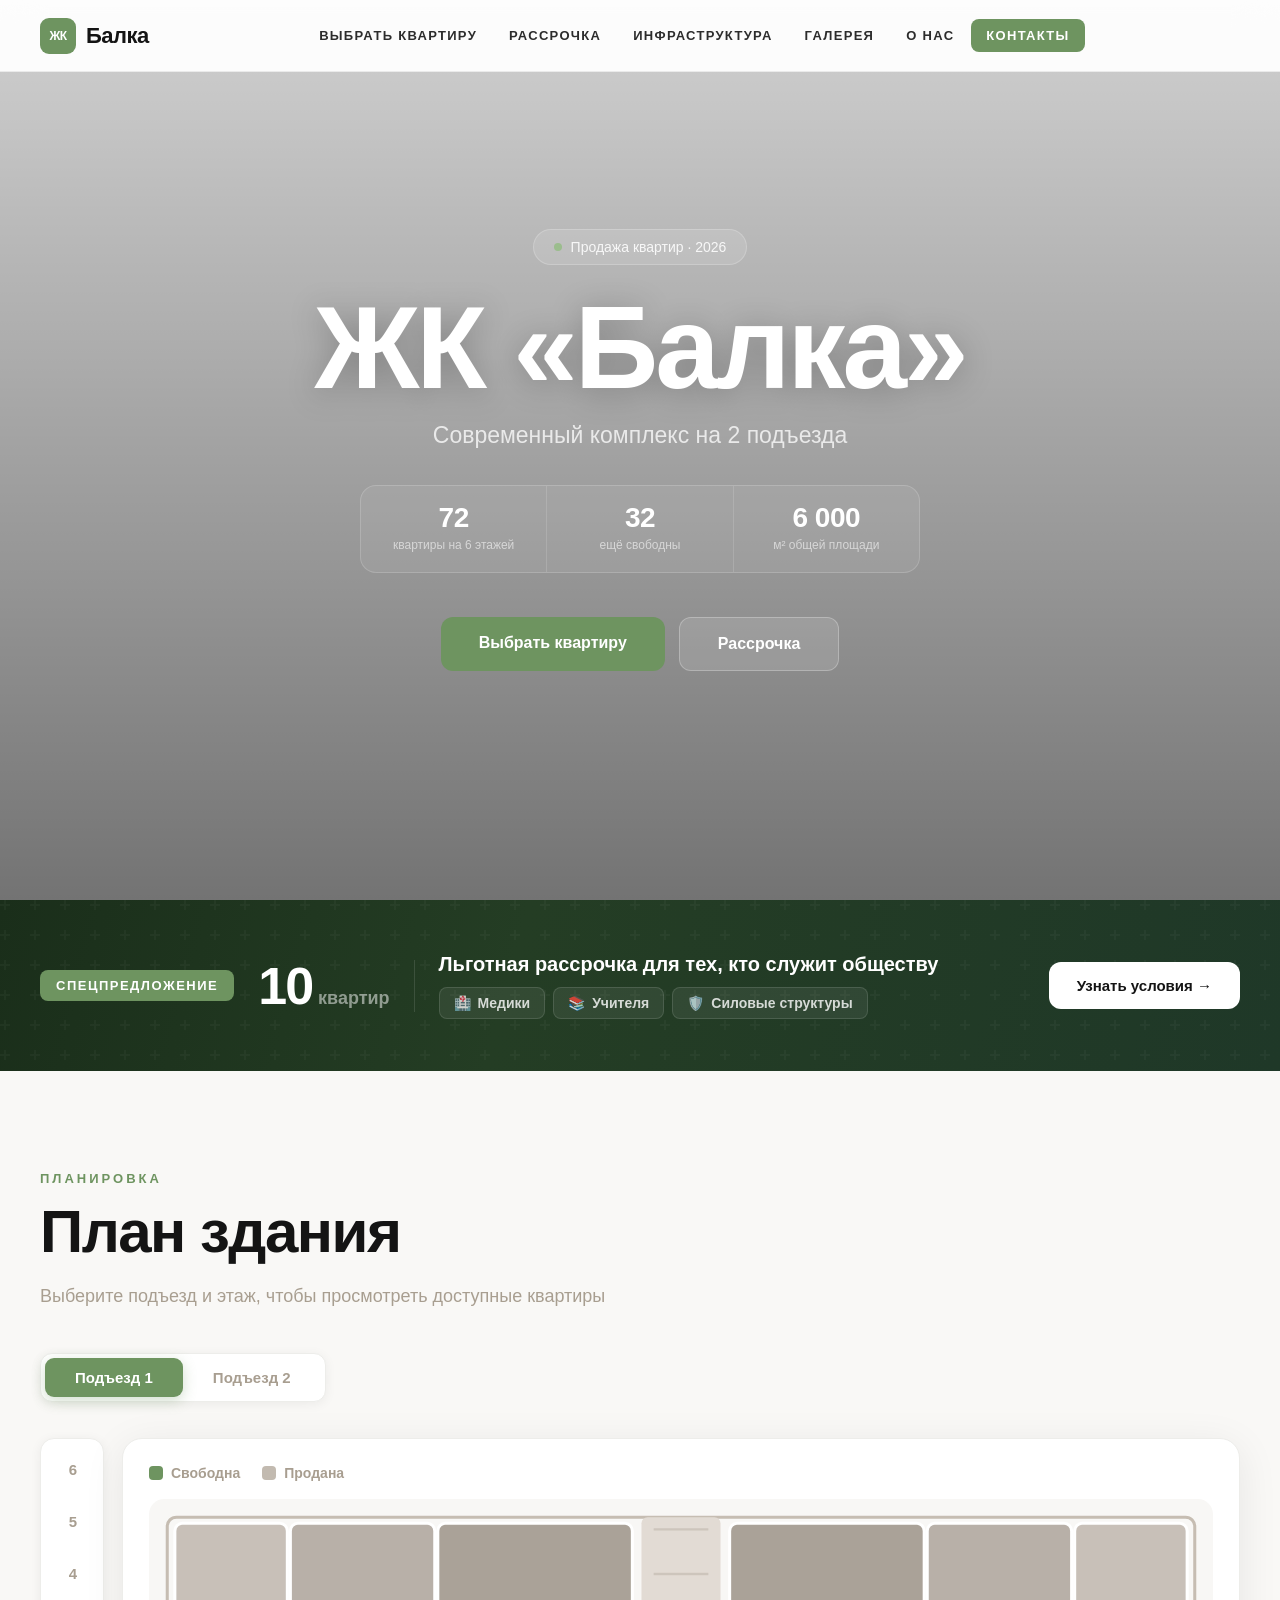
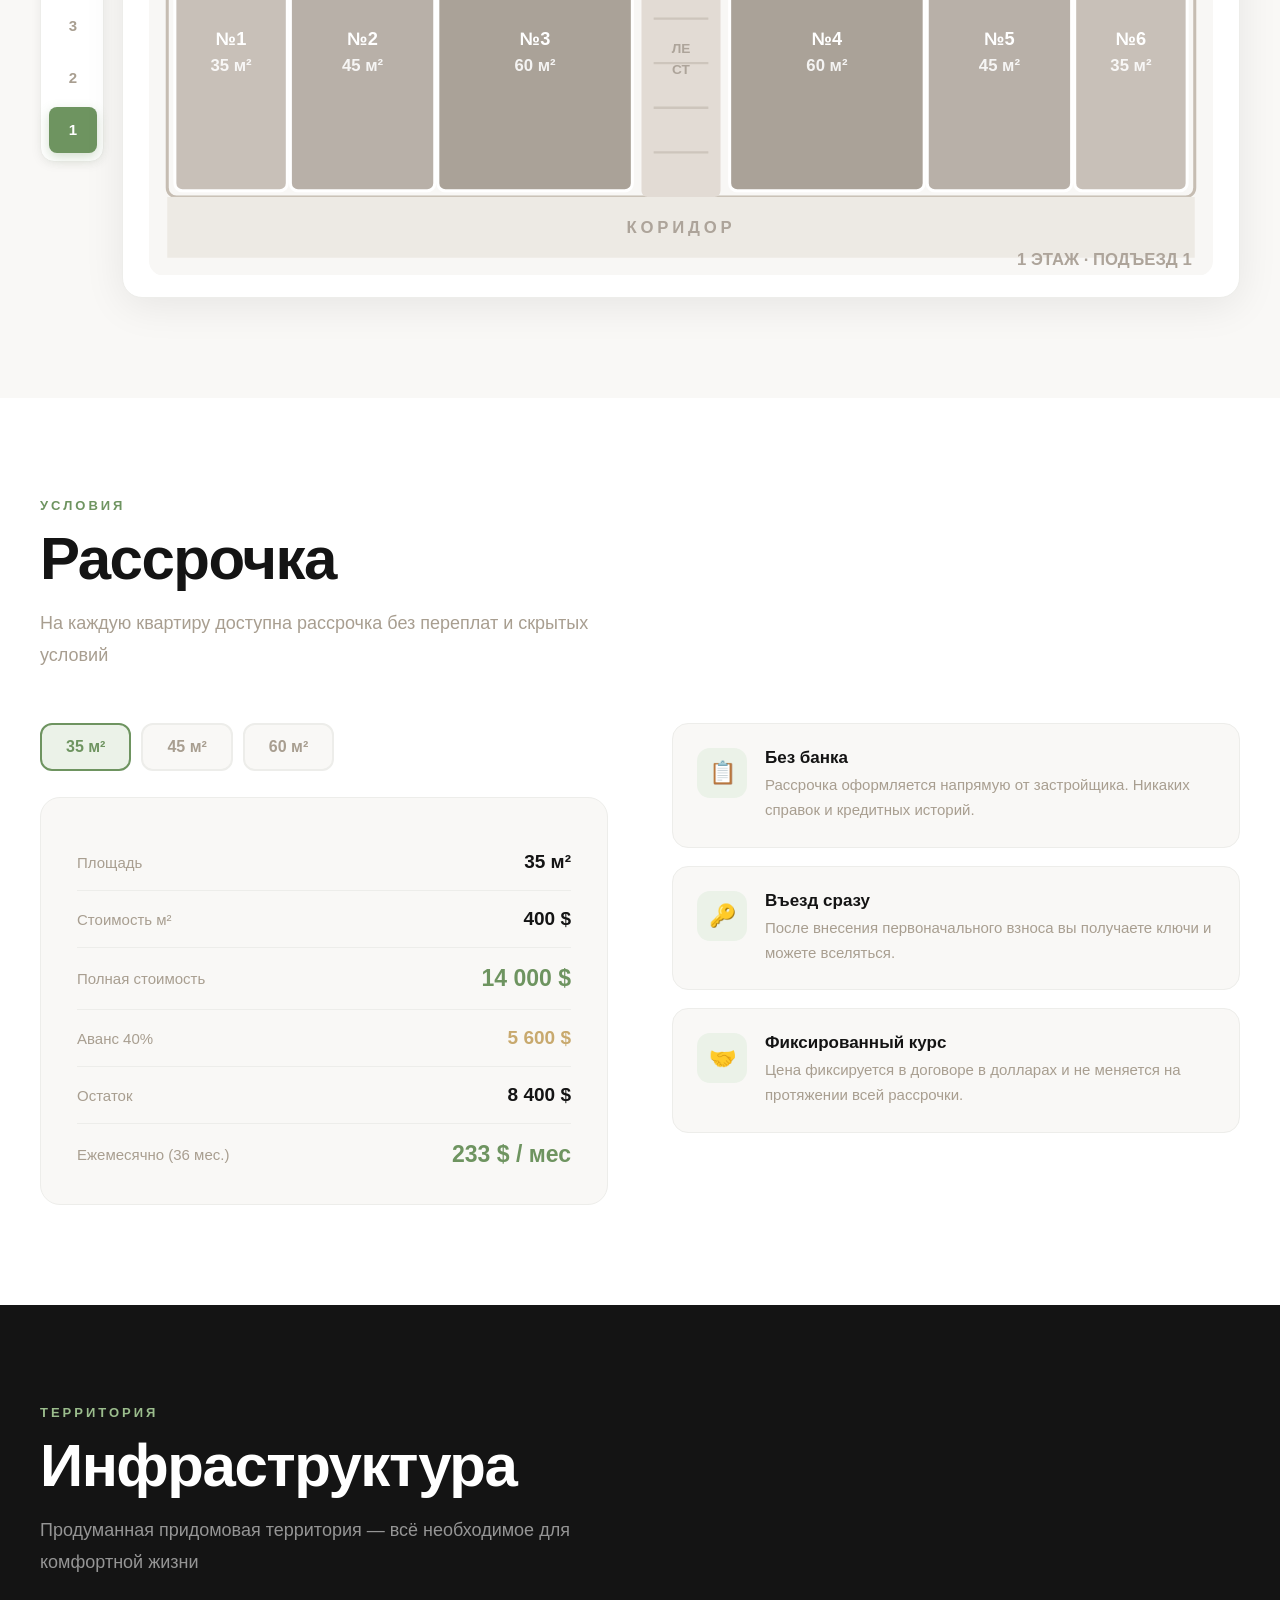
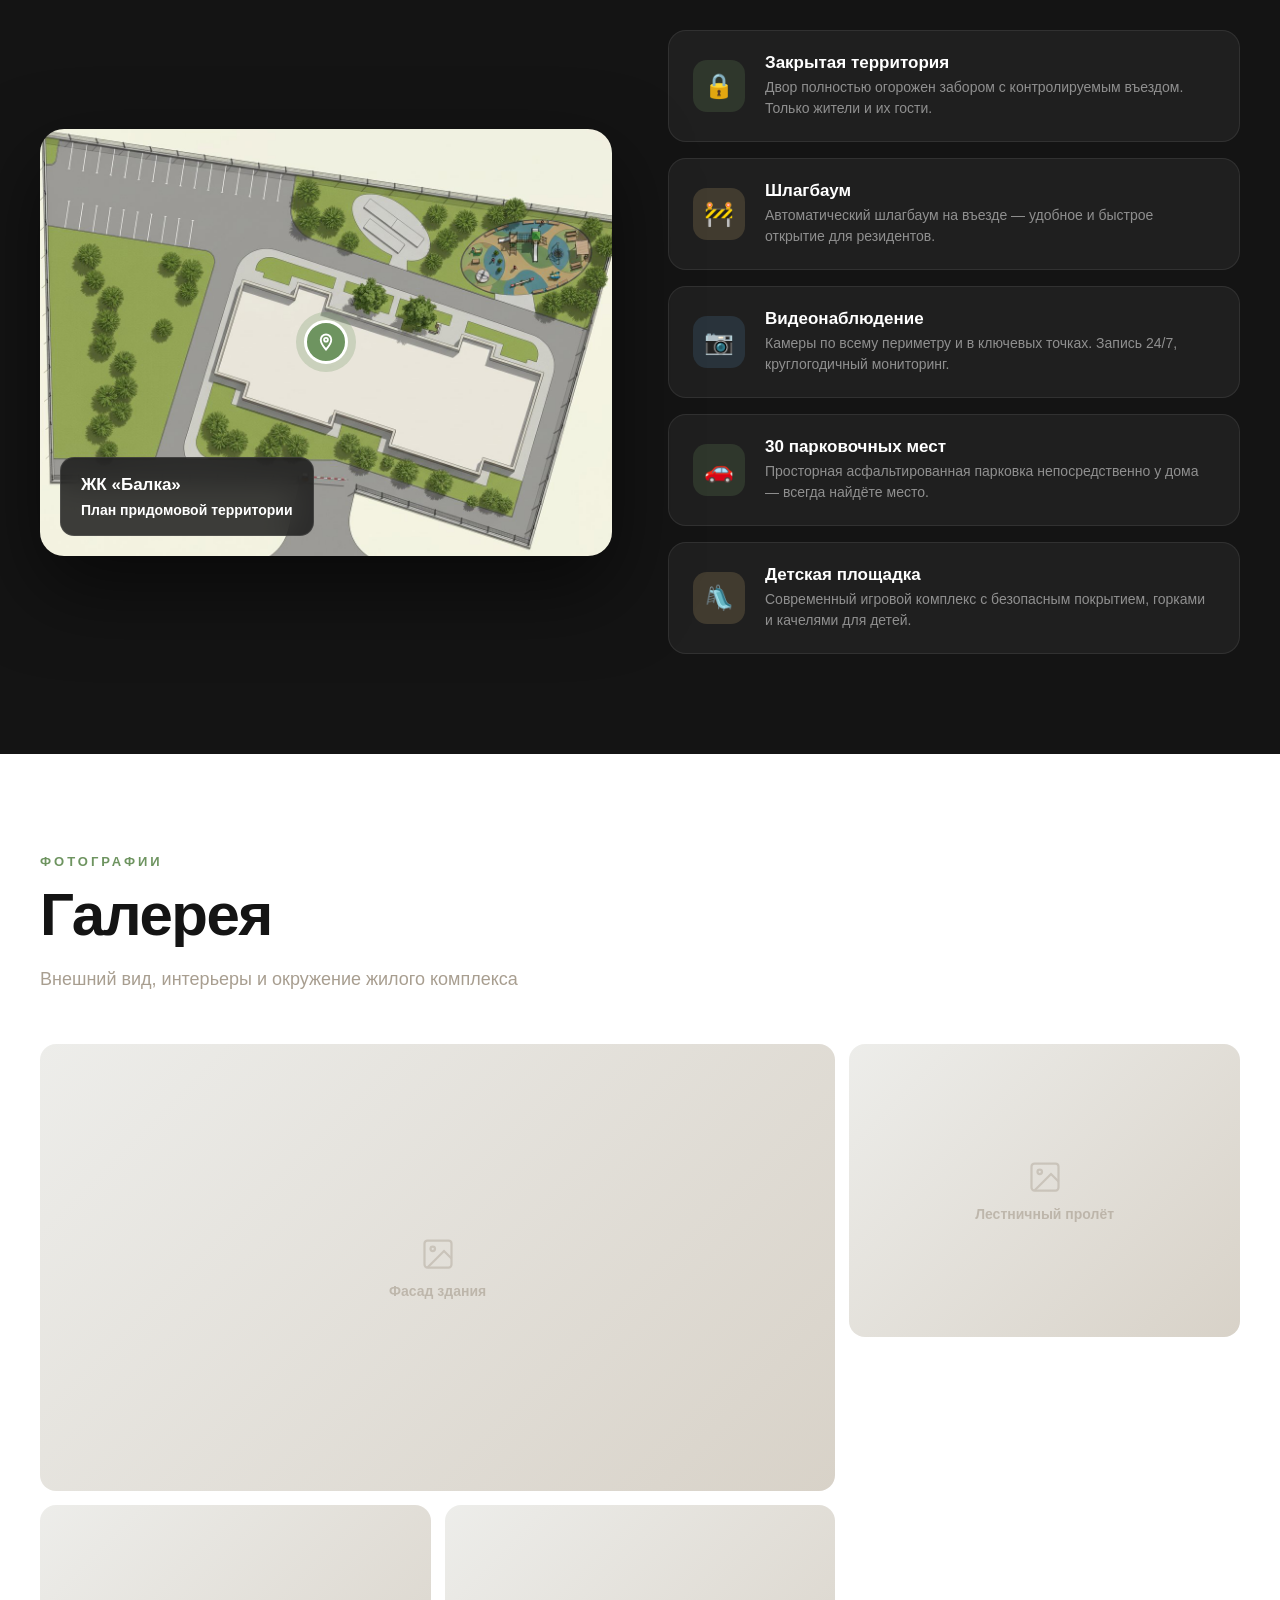
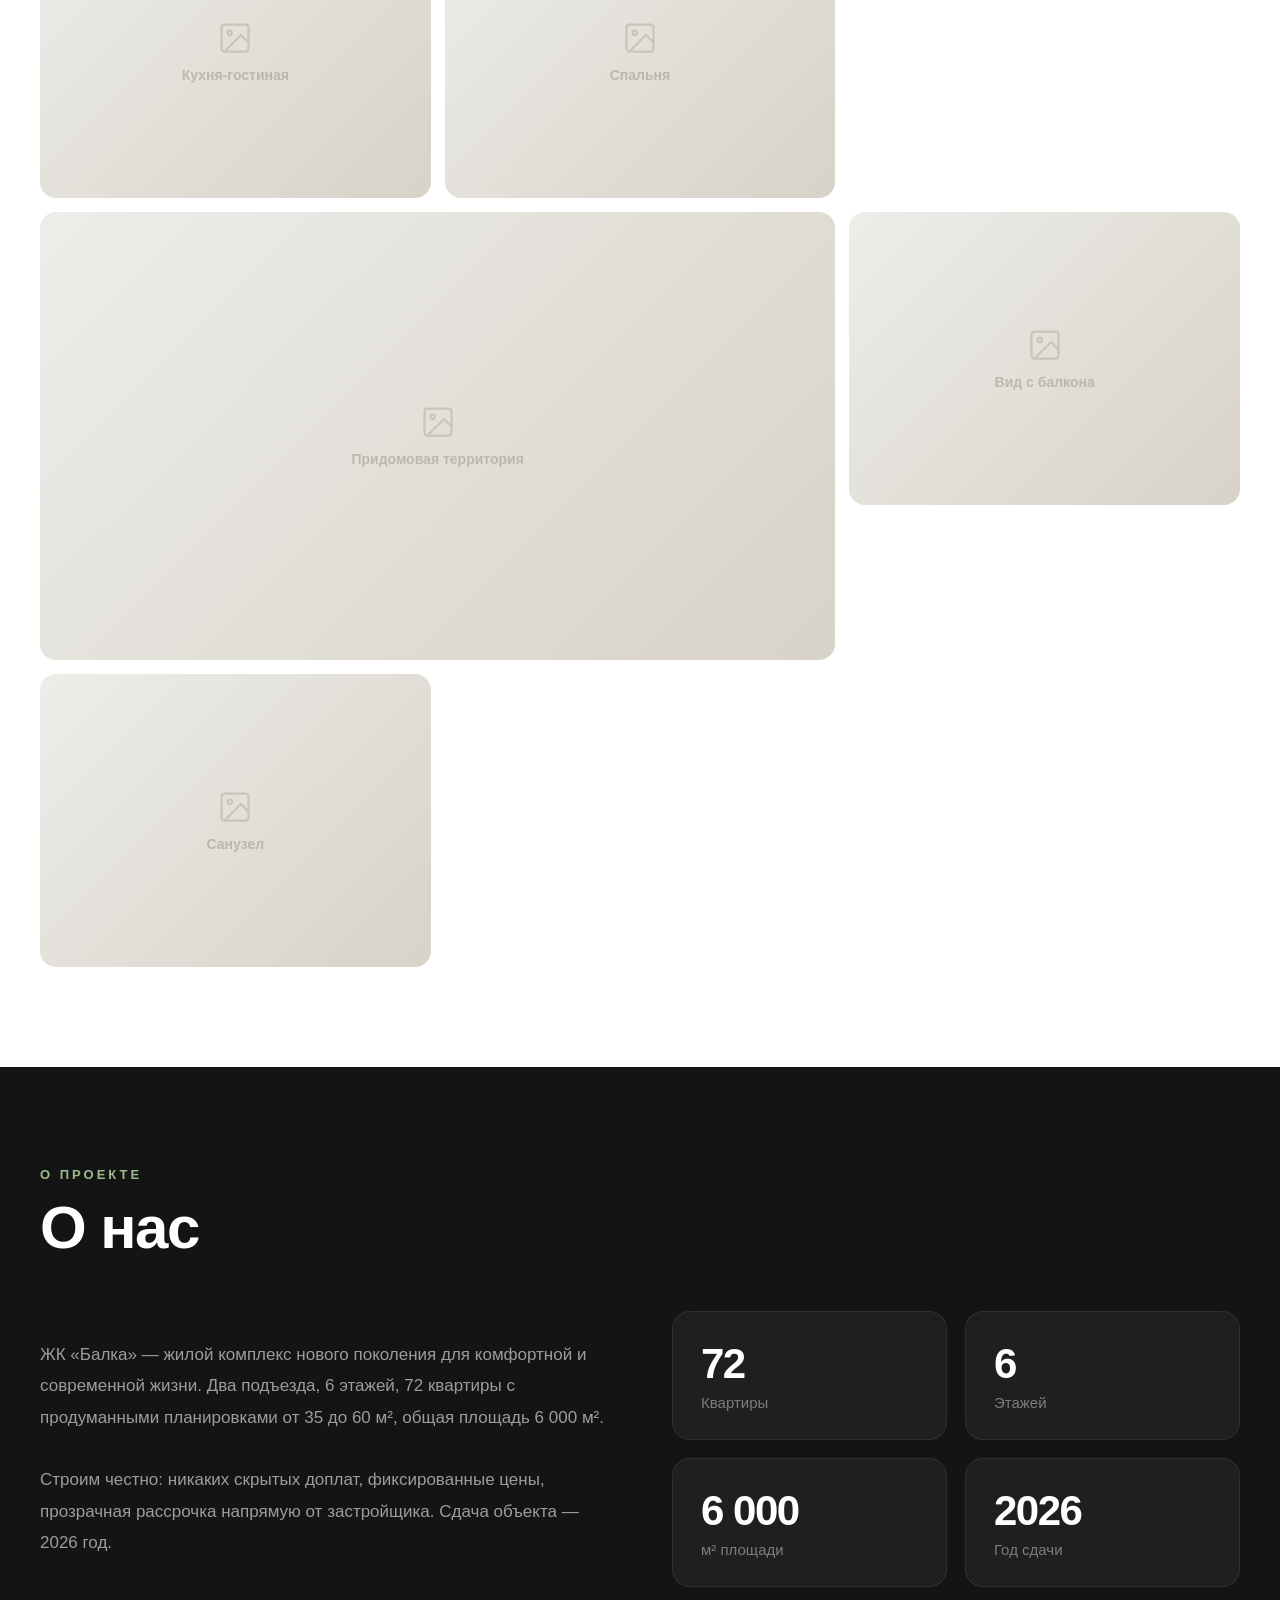
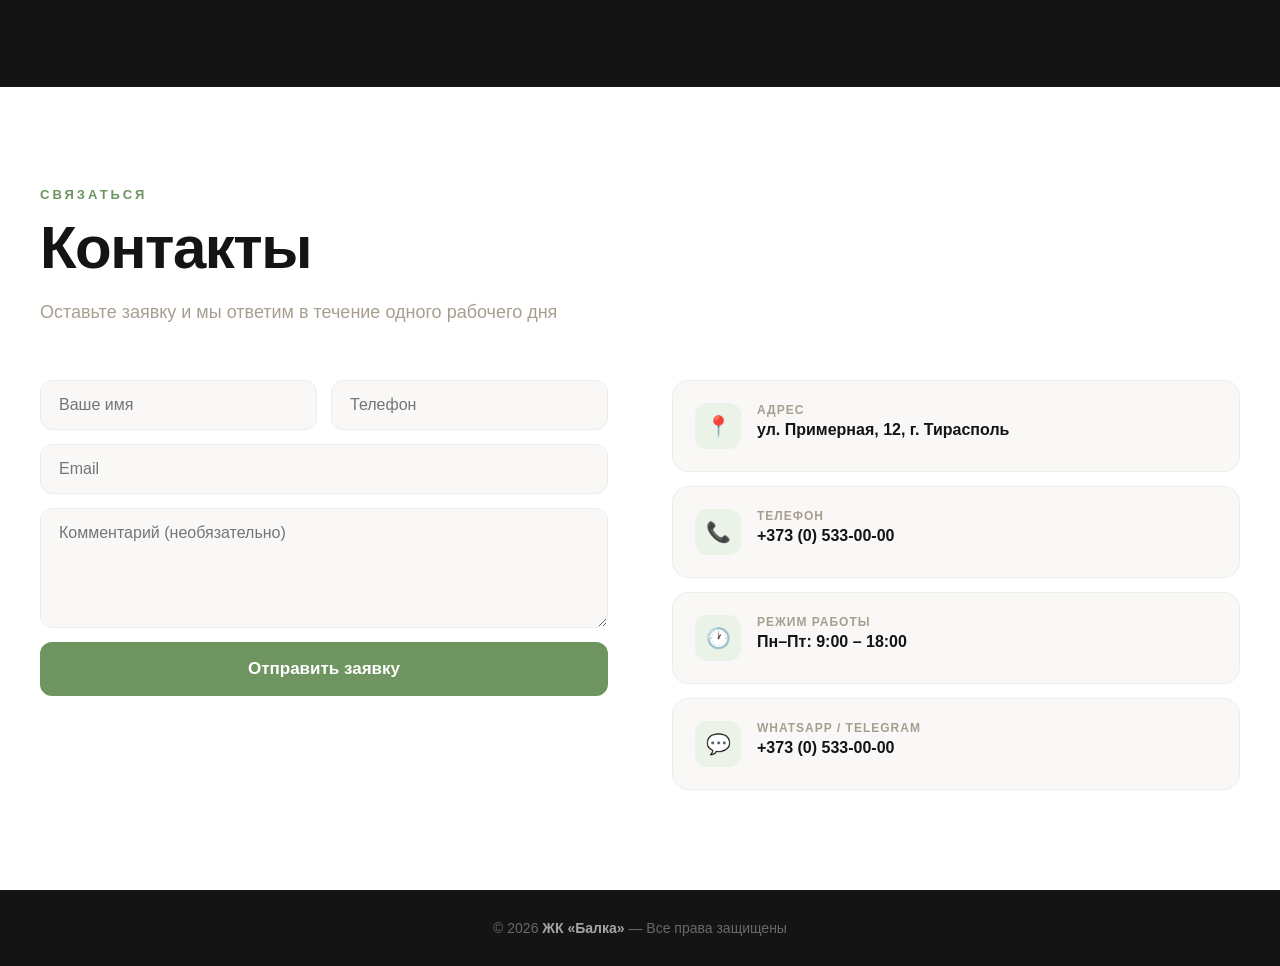
<file: index.html>
<!DOCTYPE html>
<html lang="ru">
<head>
<meta charset="UTF-8">
<meta name="viewport" content="width=device-width, initial-scale=1.0">
<title>ЖК Балка — Современный жилой комплекс</title>
<link href="https://fonts.cdnfonts.com/css/cera-pro" rel="stylesheet">
<link rel="stylesheet" href="style.css">
</head>
<body>

<nav>
  <div class="nav-inner">
    <a href="#hero" class="nav-logo">
      <div class="nav-logo-icon">ЖК</div>Балка
    </a>
    <div class="nav-links">
      <a href="#floorplan">Выбрать квартиру</a>
      <a href="#installment">Рассрочка</a>
      <a href="#infrastructure">Инфраструктура</a>
      <a href="#gallery">Галерея</a>
      <a href="#about">О нас</a>
      <a href="#contacts" class="nav-cta">Контакты</a>
    </div>
    <button class="hamburger" onclick="toggleMenu()" aria-label="Меню">
      <span></span><span></span><span></span>
    </button>
  </div>
</nav>

<div class="mobile-menu" id="mobileMenu">
  <a href="#floorplan" onclick="toggleMenu()">Выбрать квартиру</a>
  <a href="#installment" onclick="toggleMenu()">Рассрочка</a>
  <a href="#infrastructure" onclick="toggleMenu()">Инфраструктура</a>
  <a href="#gallery" onclick="toggleMenu()">Галерея</a>
  <a href="#about" onclick="toggleMenu()">О нас</a>
  <a href="#contacts" onclick="toggleMenu()">Контакты</a>
</div>

<section id="hero">
  <div class="hero-bg"></div>
  <div class="hero-overlay"></div>
  <div class="hero-content">
    <div class="hero-badge">Продажа квартир · 2026</div>
    <h1 class="hero-title">ЖК «Балка»</h1>
    <p class="hero-sub">Современный комплекс на 2 подъезда</p>
    <div class="hero-stats">
      <div class="hero-stat">
        <div class="hero-stat-num">72</div>
        <div class="hero-stat-label">квартиры на 6 этажей</div>
      </div>
      <div class="hero-stat">
        <div class="hero-stat-num">32</div>
        <div class="hero-stat-label">ещё свободны</div>
      </div>
      <div class="hero-stat">
        <div class="hero-stat-num">6 000</div>
        <div class="hero-stat-label">м² общей площади</div>
      </div>
    </div>
    <div class="hero-btns">
      <a href="#floorplan" class="btn-primary">Выбрать квартиру</a>
      <a href="#installment" class="btn-ghost">Рассрочка</a>
    </div>
  </div>
</section>

<section id="floorplan" style="padding:0;max-width:100%;">

<!-- PROMO BAND -->
<div class="promo-band">
  <div class="promo-inner">
    <div class="promo-left">
      <div class="promo-badge">Спецпредложение</div>
      <div class="promo-count">
        <span class="promo-num">10</span>
        <span class="promo-num-label">квартир</span>
      </div>
      <div class="promo-divider"></div>
      <div>
        <div class="promo-title">Льготная рассрочка для&nbsp;тех, кто служит обществу</div>
        <div class="promo-cats">
          <span class="promo-cat"><span class="promo-cat-icon">🏥</span>Медики</span>
          <span class="promo-cat"><span class="promo-cat-icon">📚</span>Учителя</span>
          <span class="promo-cat"><span class="promo-cat-icon">🛡️</span>Силовые структуры</span>
        </div>
      </div>
    </div>
    <a href="#contacts" class="promo-cta">Узнать условия →</a>
  </div>
</div>

<div class="sw">
  <div class="section-label">Планировка</div>
  <h2 class="section-title">План здания</h2>
  <p class="section-desc">Выберите подъезд и этаж, чтобы просмотреть доступные квартиры</p>
  <div style="margin-top:40px;">
    <div class="plan-tabs">
      <button class="plan-tab active" onclick="selectEntrance(1)">Подъезд 1</button>
      <button class="plan-tab" onclick="selectEntrance(2)">Подъезд 2</button>
    </div>
    <div class="plan-container">
      <div class="floor-switcher">
        <button class="floor-btn" onclick="selectFloor(6)">6</button>
        <button class="floor-btn" onclick="selectFloor(5)">5</button>
        <button class="floor-btn" onclick="selectFloor(4)">4</button>
        <button class="floor-btn" onclick="selectFloor(3)">3</button>
        <button class="floor-btn" onclick="selectFloor(2)">2</button>
        <button class="floor-btn active" onclick="selectFloor(1)">1</button>
      </div>
      <div class="plan-wrapper">
        <div class="plan-legend">
          <div class="legend-item"><div class="legend-dot" style="background:#6E9460"></div>Свободна</div>
          <div class="legend-item"><div class="legend-dot" style="background:#C2BAB0"></div>Продана</div>
        </div>
        <div id="planContainer"></div>
      </div>
    </div>
  </div>
</div>
</section>

<section id="installment" style="padding:0;max-width:100%;">
<div class="sw">
  <div class="section-label">Условия</div>
  <h2 class="section-title">Рассрочка</h2>
  <p class="section-desc">На каждую квартиру доступна рассрочка без переплат и скрытых условий</p>
  <div class="inst-grid">
    <div>
      <div class="size-selector">
        <button class="size-btn active" onclick="selectSize(35,this)">35 м²</button>
        <button class="size-btn" onclick="selectSize(45,this)">45 м²</button>
        <button class="size-btn" onclick="selectSize(60,this)">60 м²</button>
      </div>
      <div class="calc-card">
        <div class="calc-row"><span class="calc-label">Площадь</span><span class="calc-value" id="calcSize">35 м²</span></div>
        <div class="calc-row"><span class="calc-label">Стоимость м²</span><span class="calc-value">400 $</span></div>
        <div class="calc-row"><span class="calc-label">Полная стоимость</span><span class="calc-value accent" id="calcTotal">14 000 $</span></div>
        <div class="calc-row"><span class="calc-label">Аванс 40%</span><span class="calc-value gold" id="calcDown">5 600 $</span></div>
        <div class="calc-row"><span class="calc-label">Остаток</span><span class="calc-value" id="calcRest">8 400 $</span></div>
        <div class="calc-row"><span class="calc-label">Ежемесячно (36 мес.)</span><span class="calc-value accent" id="calcMonthly">233 $ / мес</span></div>
      </div>
    </div>
    <div class="inst-info">
      <div class="info-card"><div class="info-icon">📋</div><div><div class="info-title">Без банка</div><div class="info-text">Рассрочка оформляется напрямую от застройщика. Никаких справок и кредитных историй.</div></div></div>
      <div class="info-card"><div class="info-icon">🔑</div><div><div class="info-title">Въезд сразу</div><div class="info-text">После внесения первоначального взноса вы получаете ключи и можете вселяться.</div></div></div>
      <div class="info-card"><div class="info-icon">🤝</div><div><div class="info-title">Фиксированный курс</div><div class="info-text">Цена фиксируется в договоре в долларах и не меняется на протяжении всей рассрочки.</div></div></div>
    </div>
  </div>
</div>
</section>

<section id="infrastructure" style="padding:0;max-width:100%;">
<div class="infra-inner">
  <div class="section-label">Территория</div>
  <h2 class="section-title">Инфраструктура</h2>
  <p class="section-desc" style="color:rgba(255,255,255,.55);">Продуманная придомовая территория — всё необходимое для комфортной жизни</p>

  <div class="infra-layout">
    <!-- MAP IMAGE -->
    <div class="infra-map-wrap">
      <img class="infra-map-img" src="[data-uri]" alt="План придомовой территории ЖК Балка">
      <div class="infra-map-pin">
        <svg width="18" height="18" viewBox="0 0 24 24" fill="none" stroke="white" stroke-width="2.5"><path d="M12 2C8.13 2 5 5.13 5 9c0 5.25 7 13 7 13s7-7.75 7-13c0-3.87-3.13-7-7-7z"/><circle cx="12" cy="9" r="2.5"/></svg>
      </div>
      <div class="infra-map-badge">
        <strong>ЖК «Балка»</strong>
        План придомовой территории
      </div>
    </div>

    <!-- FEATURES -->
    <div class="infra-features">
      <div class="feat-card">
        <div class="feat-icon green">🔒</div>
        <div class="feat-body">
          <div class="feat-title">Закрытая территория</div>
          <div class="feat-desc">Двор полностью огорожен забором с контролируемым въездом. Только жители и их гости.</div>
        </div>
      </div>
      <div class="feat-card">
        <div class="feat-icon amber">🚧</div>
        <div class="feat-body">
          <div class="feat-title">Шлагбаум</div>
          <div class="feat-desc">Автоматический шлагбаум на въезде — удобное и быстрое открытие для резидентов.</div>
        </div>
      </div>
      <div class="feat-card">
        <div class="feat-icon blue">📷</div>
        <div class="feat-body">
          <div class="feat-title">Видеонаблюдение</div>
          <div class="feat-desc">Камеры по всему периметру и в ключевых точках. Запись 24/7, круглогодичный мониторинг.</div>
        </div>
      </div>
      <div class="feat-card">
        <div class="feat-icon green">🚗</div>
        <div class="feat-body">
          <div class="feat-title">30 парковочных мест</div>
          <div class="feat-desc">Просторная асфальтированная парковка непосредственно у дома — всегда найдёте место.</div>
        </div>
      </div>
      <div class="feat-card">
        <div class="feat-icon amber">🛝</div>
        <div class="feat-body">
          <div class="feat-title">Детская площадка</div>
          <div class="feat-desc">Современный игровой комплекс с безопасным покрытием, горками и качелями для детей.</div>
        </div>
      </div>
    </div>
  </div>
</div>
</section>

<section id="gallery" style="padding:0;max-width:100%;">
<div class="sw">
  <div class="section-label">Фотографии</div>
  <h2 class="section-title">Галерея</h2>
  <p class="section-desc">Внешний вид, интерьеры и окружение жилого комплекса</p>
  <div class="gallery-grid">
    <div class="gallery-item" onclick="openLightbox(1)"><div class="gallery-placeholder"><svg width="36" height="36" viewBox="0 0 24 24" fill="none" stroke="currentColor" stroke-width="1.5"><rect x="3" y="3" width="18" height="18" rx="2"/><circle cx="8.5" cy="8.5" r="1.5"/><path d="M21 15l-5-5L5 21"/></svg><span>Фасад здания</span></div><div class="gallery-overlay"><svg width="26" height="26" viewBox="0 0 24 24" fill="none" stroke="currentColor" stroke-width="2"><circle cx="11" cy="11" r="8"/><path d="M21 21l-4.35-4.35"/><line x1="11" y1="8" x2="11" y2="14"/><line x1="8" y1="11" x2="14" y2="11"/></svg></div></div>
    <div class="gallery-item" onclick="openLightbox(2)"><div class="gallery-placeholder"><svg width="36" height="36" viewBox="0 0 24 24" fill="none" stroke="currentColor" stroke-width="1.5"><rect x="3" y="3" width="18" height="18" rx="2"/><circle cx="8.5" cy="8.5" r="1.5"/><path d="M21 15l-5-5L5 21"/></svg><span>Лестничный пролёт</span></div><div class="gallery-overlay"><svg width="26" height="26" viewBox="0 0 24 24" fill="none" stroke="currentColor" stroke-width="2"><circle cx="11" cy="11" r="8"/><path d="M21 21l-4.35-4.35"/><line x1="11" y1="8" x2="11" y2="14"/><line x1="8" y1="11" x2="14" y2="11"/></svg></div></div>
    <div class="gallery-item" onclick="openLightbox(3)"><div class="gallery-placeholder"><svg width="36" height="36" viewBox="0 0 24 24" fill="none" stroke="currentColor" stroke-width="1.5"><rect x="3" y="3" width="18" height="18" rx="2"/><circle cx="8.5" cy="8.5" r="1.5"/><path d="M21 15l-5-5L5 21"/></svg><span>Кухня-гостиная</span></div><div class="gallery-overlay"><svg width="26" height="26" viewBox="0 0 24 24" fill="none" stroke="currentColor" stroke-width="2"><circle cx="11" cy="11" r="8"/><path d="M21 21l-4.35-4.35"/><line x1="11" y1="8" x2="11" y2="14"/><line x1="8" y1="11" x2="14" y2="11"/></svg></div></div>
    <div class="gallery-item" onclick="openLightbox(4)"><div class="gallery-placeholder"><svg width="36" height="36" viewBox="0 0 24 24" fill="none" stroke="currentColor" stroke-width="1.5"><rect x="3" y="3" width="18" height="18" rx="2"/><circle cx="8.5" cy="8.5" r="1.5"/><path d="M21 15l-5-5L5 21"/></svg><span>Спальня</span></div><div class="gallery-overlay"><svg width="26" height="26" viewBox="0 0 24 24" fill="none" stroke="currentColor" stroke-width="2"><circle cx="11" cy="11" r="8"/><path d="M21 21l-4.35-4.35"/><line x1="11" y1="8" x2="11" y2="14"/><line x1="8" y1="11" x2="14" y2="11"/></svg></div></div>
    <div class="gallery-item" onclick="openLightbox(5)"><div class="gallery-placeholder"><svg width="36" height="36" viewBox="0 0 24 24" fill="none" stroke="currentColor" stroke-width="1.5"><rect x="3" y="3" width="18" height="18" rx="2"/><circle cx="8.5" cy="8.5" r="1.5"/><path d="M21 15l-5-5L5 21"/></svg><span>Придомовая территория</span></div><div class="gallery-overlay"><svg width="26" height="26" viewBox="0 0 24 24" fill="none" stroke="currentColor" stroke-width="2"><circle cx="11" cy="11" r="8"/><path d="M21 21l-4.35-4.35"/><line x1="11" y1="8" x2="11" y2="14"/><line x1="8" y1="11" x2="14" y2="11"/></svg></div></div>
    <div class="gallery-item" onclick="openLightbox(6)"><div class="gallery-placeholder"><svg width="36" height="36" viewBox="0 0 24 24" fill="none" stroke="currentColor" stroke-width="1.5"><rect x="3" y="3" width="18" height="18" rx="2"/><circle cx="8.5" cy="8.5" r="1.5"/><path d="M21 15l-5-5L5 21"/></svg><span>Вид с балкона</span></div><div class="gallery-overlay"><svg width="26" height="26" viewBox="0 0 24 24" fill="none" stroke="currentColor" stroke-width="2"><circle cx="11" cy="11" r="8"/><path d="M21 21l-4.35-4.35"/><line x1="11" y1="8" x2="11" y2="14"/><line x1="8" y1="11" x2="14" y2="11"/></svg></div></div>
    <div class="gallery-item" onclick="openLightbox(7)"><div class="gallery-placeholder"><svg width="36" height="36" viewBox="0 0 24 24" fill="none" stroke="currentColor" stroke-width="1.5"><rect x="3" y="3" width="18" height="18" rx="2"/><circle cx="8.5" cy="8.5" r="1.5"/><path d="M21 15l-5-5L5 21"/></svg><span>Санузел</span></div><div class="gallery-overlay"><svg width="26" height="26" viewBox="0 0 24 24" fill="none" stroke="currentColor" stroke-width="2"><circle cx="11" cy="11" r="8"/><path d="M21 21l-4.35-4.35"/><line x1="11" y1="8" x2="11" y2="14"/><line x1="8" y1="11" x2="14" y2="11"/></svg></div></div>
  </div>
</div>
</section>

<section id="about" style="padding:0;max-width:100%;">
<div class="sw">
  <div class="section-label">О проекте</div>
  <h2 class="section-title">О нас</h2>
  <div class="about-grid">
    <p class="about-text">ЖК «Балка» — жилой комплекс нового поколения для комфортной и современной жизни. Два подъезда, 6 этажей, 72 квартиры с продуманными планировками от 35 до 60 м², общая площадь 6 000 м².<br><br>Строим честно: никаких скрытых доплат, фиксированные цены, прозрачная рассрочка напрямую от застройщика. Сдача объекта — 2026 год.</p>
    <div class="about-stats">
      <div class="stat-card"><div class="stat-num">72</div><div class="stat-label">Квартиры</div></div>
      <div class="stat-card"><div class="stat-num">6</div><div class="stat-label">Этажей</div></div>
      <div class="stat-card"><div class="stat-num">6 000</div><div class="stat-label">м² площади</div></div>
      <div class="stat-card"><div class="stat-num">2026</div><div class="stat-label">Год сдачи</div></div>
    </div>
  </div>
</div>
</section>

<section id="contacts" style="padding:0;max-width:100%;">
<div class="sw">
  <div class="section-label">Связаться</div>
  <h2 class="section-title">Контакты</h2>
  <p class="section-desc">Оставьте заявку и мы ответим в течение одного рабочего дня</p>
  <div class="contact-grid">
    <div class="contact-form">
      <div class="form-row"><input type="text" placeholder="Ваше имя"><input type="tel" placeholder="Телефон"></div>
      <input type="email" placeholder="Email">
      <textarea placeholder="Комментарий (необязательно)"></textarea>
      <button class="form-submit">Отправить заявку</button>
    </div>
    <div class="contact-info">
      <div class="contact-card"><div class="contact-icon">📍</div><div><div class="contact-label">Адрес</div><div class="contact-value">ул. Примерная, 12, г. Тирасполь</div></div></div>
      <div class="contact-card"><div class="contact-icon">📞</div><div><div class="contact-label">Телефон</div><div class="contact-value">+373 (0) 533-00-00</div></div></div>
      <div class="contact-card"><div class="contact-icon">🕐</div><div><div class="contact-label">Режим работы</div><div class="contact-value">Пн–Пт: 9:00 – 18:00</div></div></div>
      <div class="contact-card"><div class="contact-icon">💬</div><div><div class="contact-label">WhatsApp / Telegram</div><div class="contact-value">+373 (0) 533-00-00</div></div></div>
    </div>
  </div>
</div>
</section>

<footer>© 2026 <strong>ЖК «Балка»</strong> — Все права защищены</footer>

<div class="lightbox" id="lightbox">
  <div class="lightbox-inner">
    <div class="lightbox-placeholder">
      <svg width="56" height="56" viewBox="0 0 24 24" fill="none" stroke="currentColor" stroke-width="1.5"><rect x="3" y="3" width="18" height="18" rx="2"/><circle cx="8.5" cy="8.5" r="1.5"/><path d="M21 15l-5-5L5 21"/></svg>
      <span id="lightboxLabel">Фото</span>
    </div>
  </div>
  <button class="lightbox-close" onclick="closeLightbox()">✕</button>
</div>

<div class="tooltip" id="tooltip">
  <div class="tooltip-num" id="tipNum"></div>
  <div class="tooltip-row"><span>Площадь:</span><strong id="tipArea"></strong></div>
  <div class="tooltip-row"><span>Стоимость:</span><strong id="tipPrice"></strong></div>
  <div class="tooltip-row"><span>Рассрочка:</span><strong>Да</strong></div>
</div>

<script>
const PRICE_PER_M = 400;
// 72 квартиры: подъезд 1 = №1–36, подъезд 2 = №37–72
// 6 квартир на этаж, симметричная раскладка площадей: [35,45,60,60,45,35]
// 40 из 72 проданы (первые 40 по номеру)
const floorAreas = [35, 45, 60, 60, 45, 35];
const soldSet = new Set();
for (let i = 1; i <= 40; i++) soldSet.add(i);

function genFloorData(entrance, floor) {
  const base = entrance === 1 ? (floor-1)*6 : 36+(floor-1)*6;
  return floorAreas.map((area,i) => ({
    num: base+i+1, area, free: !soldSet.has(base+i+1)
  }));
}

let curEntrance=1, curFloor=1;

// Visually distinct fills per area
const cFree = {35:'#85A878', 45:'#6A9E6E', 60:'#4E8C60'};
const cSold = {35:'#C8C0B8', 45:'#B8B0A8', 60:'#AAA298'};

function buildFloorSVG(entrance, floor) {
  const apts = genFloorData(entrance, floor);
  const W=700, H=248, padX=16, padY=16, corridorH=40;
  const aptH = H - padY*2 - corridorH;
  const stairW = 52;

  const leftAreas  = floorAreas.slice(0,3); // [35,45,60] Σ=140
  const rightAreas = floorAreas.slice(3);   // [60,45,35] Σ=140
  const leftSum  = leftAreas.reduce((a,b)=>a+b,0);
  const rightSum = rightAreas.reduce((a,b)=>a+b,0);
  const halfW = (W - padX*2 - stairW - 10) / 2;
  const stairX = padX + halfW + 5;
  const rightStartX = stairX + stairW + 5;

  let s = `<svg viewBox="0 0 ${W} ${H}" xmlns="http://www.w3.org/2000/svg" style="width:100%;display:block;border-radius:10px;">`;
  s += `<rect width="${W}" height="${H}" fill="#F8F7F5" rx="10"/>`;
  s += `<rect x="${padX-4}" y="${padY-4}" width="${W-padX*2+8}" height="${aptH+8}" rx="6" fill="none" stroke="#C6BDB2" stroke-width="2"/>`;
  s += `<rect x="${padX-4}" y="${padY+aptH+4}" width="${W-padX*2+8}" height="${corridorH}" fill="#EDEAE4"/>`;
  s += `<text x="${W/2}" y="${padY+aptH+4+corridorH/2+1}" text-anchor="middle" dominant-baseline="middle" font-size="11" fill="#ADA49A" font-family="Cera Pro,sans-serif" font-weight="700" letter-spacing="2.5">КОРИДОР</text>`;
  s += `<rect x="${stairX}" y="${padY-4}" width="${stairW}" height="${aptH+8}" fill="#E2DBD4" rx="4"/>`;
  for(let i=0;i<6;i++){const sy=padY-4+8+i*(aptH/6);s+=`<line x1="${stairX+8}" y1="${sy}" x2="${stairX+stairW-8}" y2="${sy}" stroke="#CDC5BC" stroke-width="1.5"/>`;}
  s += `<text x="${stairX+stairW/2}" y="${padY+aptH/2-5}" text-anchor="middle" dominant-baseline="middle" font-size="9" fill="#ADA49A" font-family="Cera Pro,sans-serif" font-weight="700">ЛЕ</text>`;
  s += `<text x="${stairX+stairW/2}" y="${padY+aptH/2+9}" text-anchor="middle" dominant-baseline="middle" font-size="9" fill="#ADA49A" font-family="Cera Pro,sans-serif" font-weight="700">СТ</text>`;

  let curX = padX;
  leftAreas.forEach((area,i) => {
    const apt=apts[i], w=Math.round(halfW*area/leftSum);
    const fill = apt.free?cFree[area]:cSold[area];
    const cx=curX+w/2, cy=padY+aptH/2;
    s+=`<g class="apt ${apt.free?'free':'sold'}" data-num="${apt.num}" data-area="${apt.area}" data-price="${apt.area*PRICE_PER_M}" onmouseenter="showTip(event,this)" onmousemove="moveTip(event)" onmouseleave="hideTip()" onclick="handleAptClick(${apt.num},${apt.free})"><rect x="${curX+1}" y="${padY}" width="${w-2}" height="${aptH}" rx="5" fill="${fill}"/><text x="${cx}" y="${cy-11}" class="apt-label" font-size="12">№${apt.num}</text><text x="${cx}" y="${cy+6}" class="apt-label" font-size="11" opacity=".88">${apt.area} м²</text></g>`;
    curX+=w;
  });

  curX = rightStartX;
  rightAreas.forEach((area,i) => {
    const apt=apts[3+i], w=Math.round(halfW*area/rightSum);
    const fill = apt.free?cFree[area]:cSold[area];
    const cx=curX+w/2, cy=padY+aptH/2;
    s+=`<g class="apt ${apt.free?'free':'sold'}" data-num="${apt.num}" data-area="${apt.area}" data-price="${apt.area*PRICE_PER_M}" onmouseenter="showTip(event,this)" onmousemove="moveTip(event)" onmouseleave="hideTip()" onclick="handleAptClick(${apt.num},${apt.free})"><rect x="${curX+1}" y="${padY}" width="${w-2}" height="${aptH}" rx="5" fill="${fill}"/><text x="${cx}" y="${cy-11}" class="apt-label" font-size="12">№${apt.num}</text><text x="${cx}" y="${cy+6}" class="apt-label" font-size="11" opacity=".88">${apt.area} м²</text></g>`;
    curX+=w;
  });

  s+=`<text x="${W-padX+2}" y="${H-7}" text-anchor="end" font-size="11" fill="#ADA49A" font-family="Cera Pro,sans-serif" font-weight="700">${floor} ЭТАЖ · ПОДЪЕЗД ${entrance}</text></svg>`;
  return s;
}

function renderPlan(){document.getElementById('planContainer').innerHTML=buildFloorSVG(curEntrance,curFloor);}
function selectEntrance(n){curEntrance=n;document.querySelectorAll('.plan-tab').forEach((b,i)=>b.classList.toggle('active',i===n-1));renderPlan();}
function selectFloor(n){curFloor=n;document.querySelectorAll('.floor-btn').forEach(b=>b.classList.toggle('active',parseInt(b.textContent)===n));renderPlan();}

const tooltip=document.getElementById('tooltip');
function showTip(e,el){document.getElementById('tipNum').textContent='Квартира №'+el.dataset.num;document.getElementById('tipArea').textContent=el.dataset.area+' м²';document.getElementById('tipPrice').textContent=parseInt(el.dataset.price).toLocaleString('ru')+' $';tooltip.classList.add('show');moveTip(e);}
function moveTip(e){let x=e.clientX+18,y=e.clientY-12;if(x+210>window.innerWidth)x=e.clientX-218;if(y+130>window.innerHeight)y=e.clientY-138;tooltip.style.left=x+'px';tooltip.style.top=y+'px';}
function hideTip(){tooltip.classList.remove('show');}
function handleAptClick(num,free){if(!free)return;document.getElementById('installment').scrollIntoView({behavior:'smooth'});}

let calcSize=35;
function selectSize(sz,btn){calcSize=sz;document.querySelectorAll('.size-btn').forEach(b=>b.classList.remove('active'));btn.classList.add('active');updateCalc();}
function fmt(n){return n.toLocaleString('ru');}
function updateCalc(){const t=calcSize*400,d=Math.round(t*.4),r=t-d,m=Math.round(r/36);document.getElementById('calcSize').textContent=calcSize+' м²';document.getElementById('calcTotal').textContent=fmt(t)+' $';document.getElementById('calcDown').textContent=fmt(d)+' $';document.getElementById('calcRest').textContent=fmt(r)+' $';document.getElementById('calcMonthly').textContent=fmt(m)+' $ / мес';}

const gLabels=['Фасад здания','Лестничный пролёт','Кухня-гостиная','Спальня','Придомовая территория','Вид с балкона','Санузел'];
function openLightbox(n){document.getElementById('lightboxLabel').textContent=gLabels[n-1]||'Фото '+n;document.getElementById('lightbox').classList.add('open');}
function closeLightbox(){document.getElementById('lightbox').classList.remove('open');}
document.getElementById('lightbox').addEventListener('click',function(e){if(e.target===this)closeLightbox();});
document.addEventListener('keydown',e=>{if(e.key==='Escape')closeLightbox();});
function toggleMenu(){document.getElementById('mobileMenu').classList.toggle('open');}

renderPlan();
updateCalc();
</script>
</body>
</html>
</file>
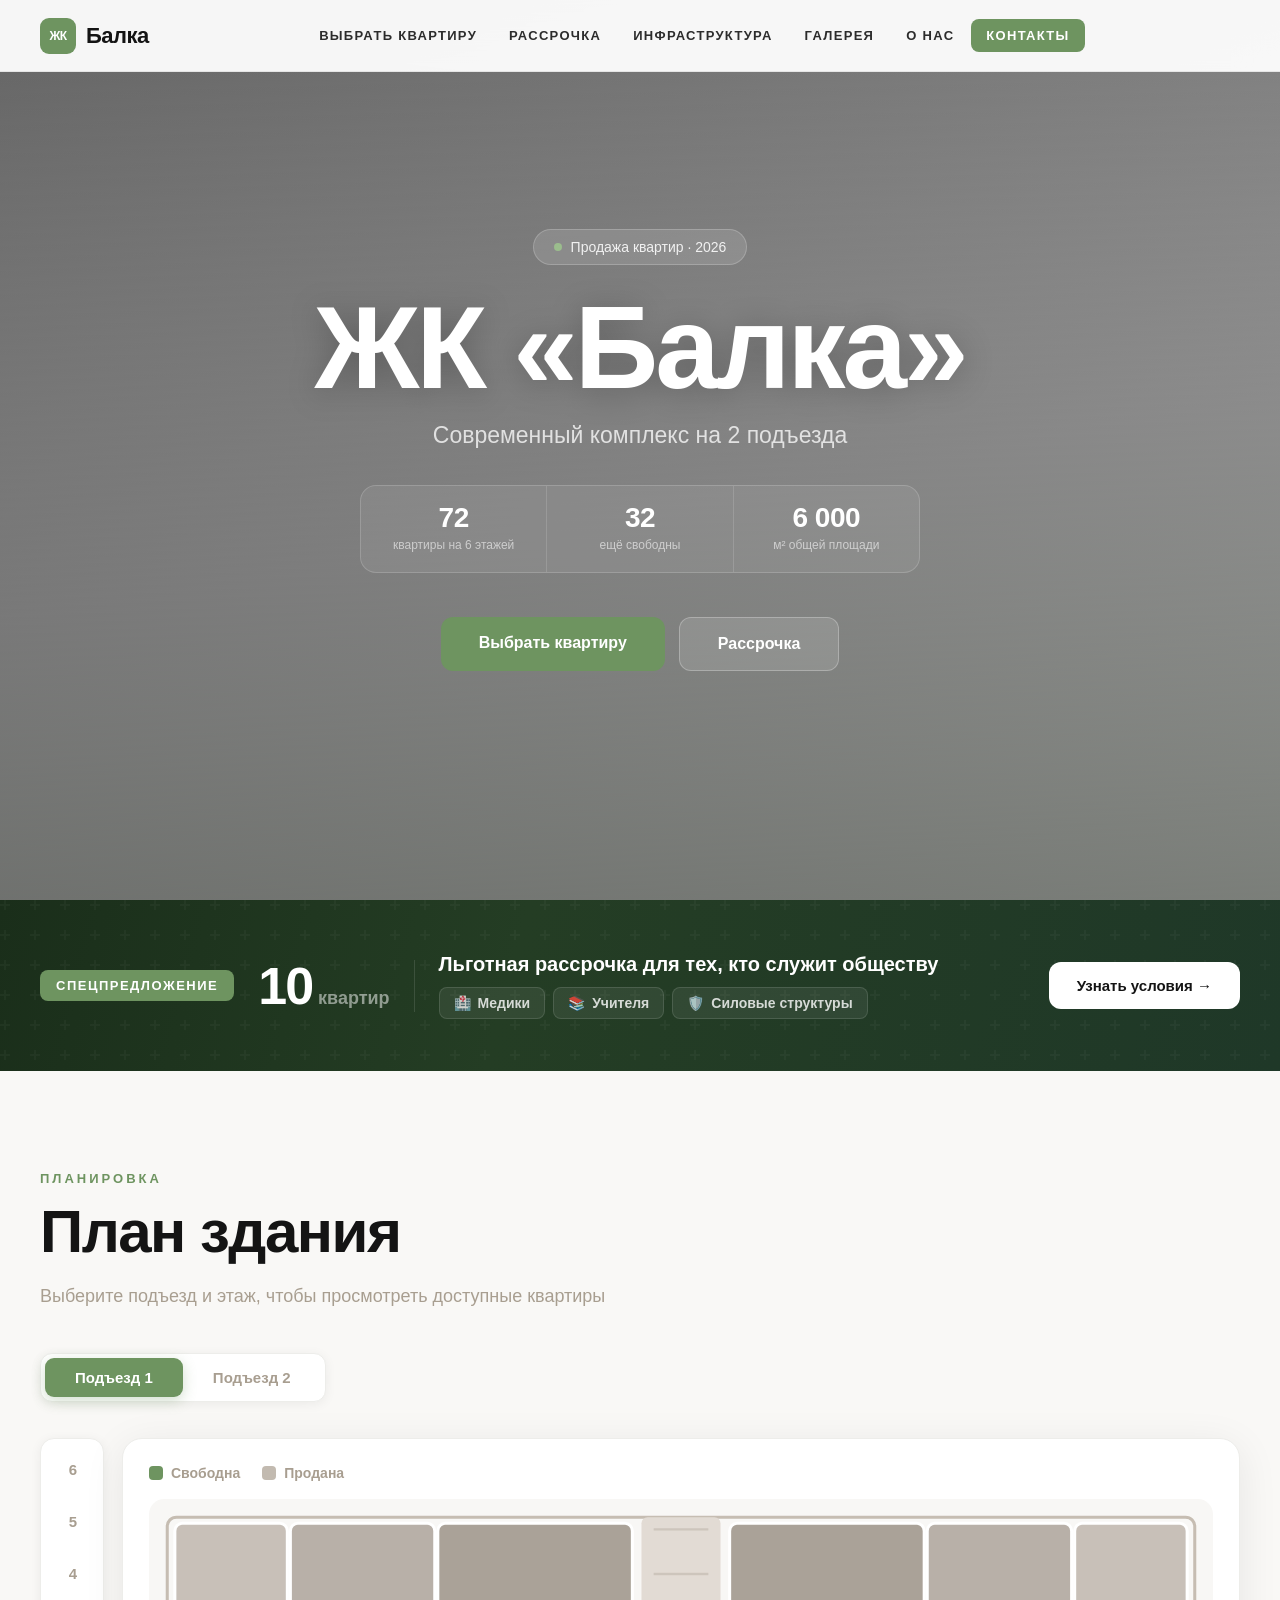
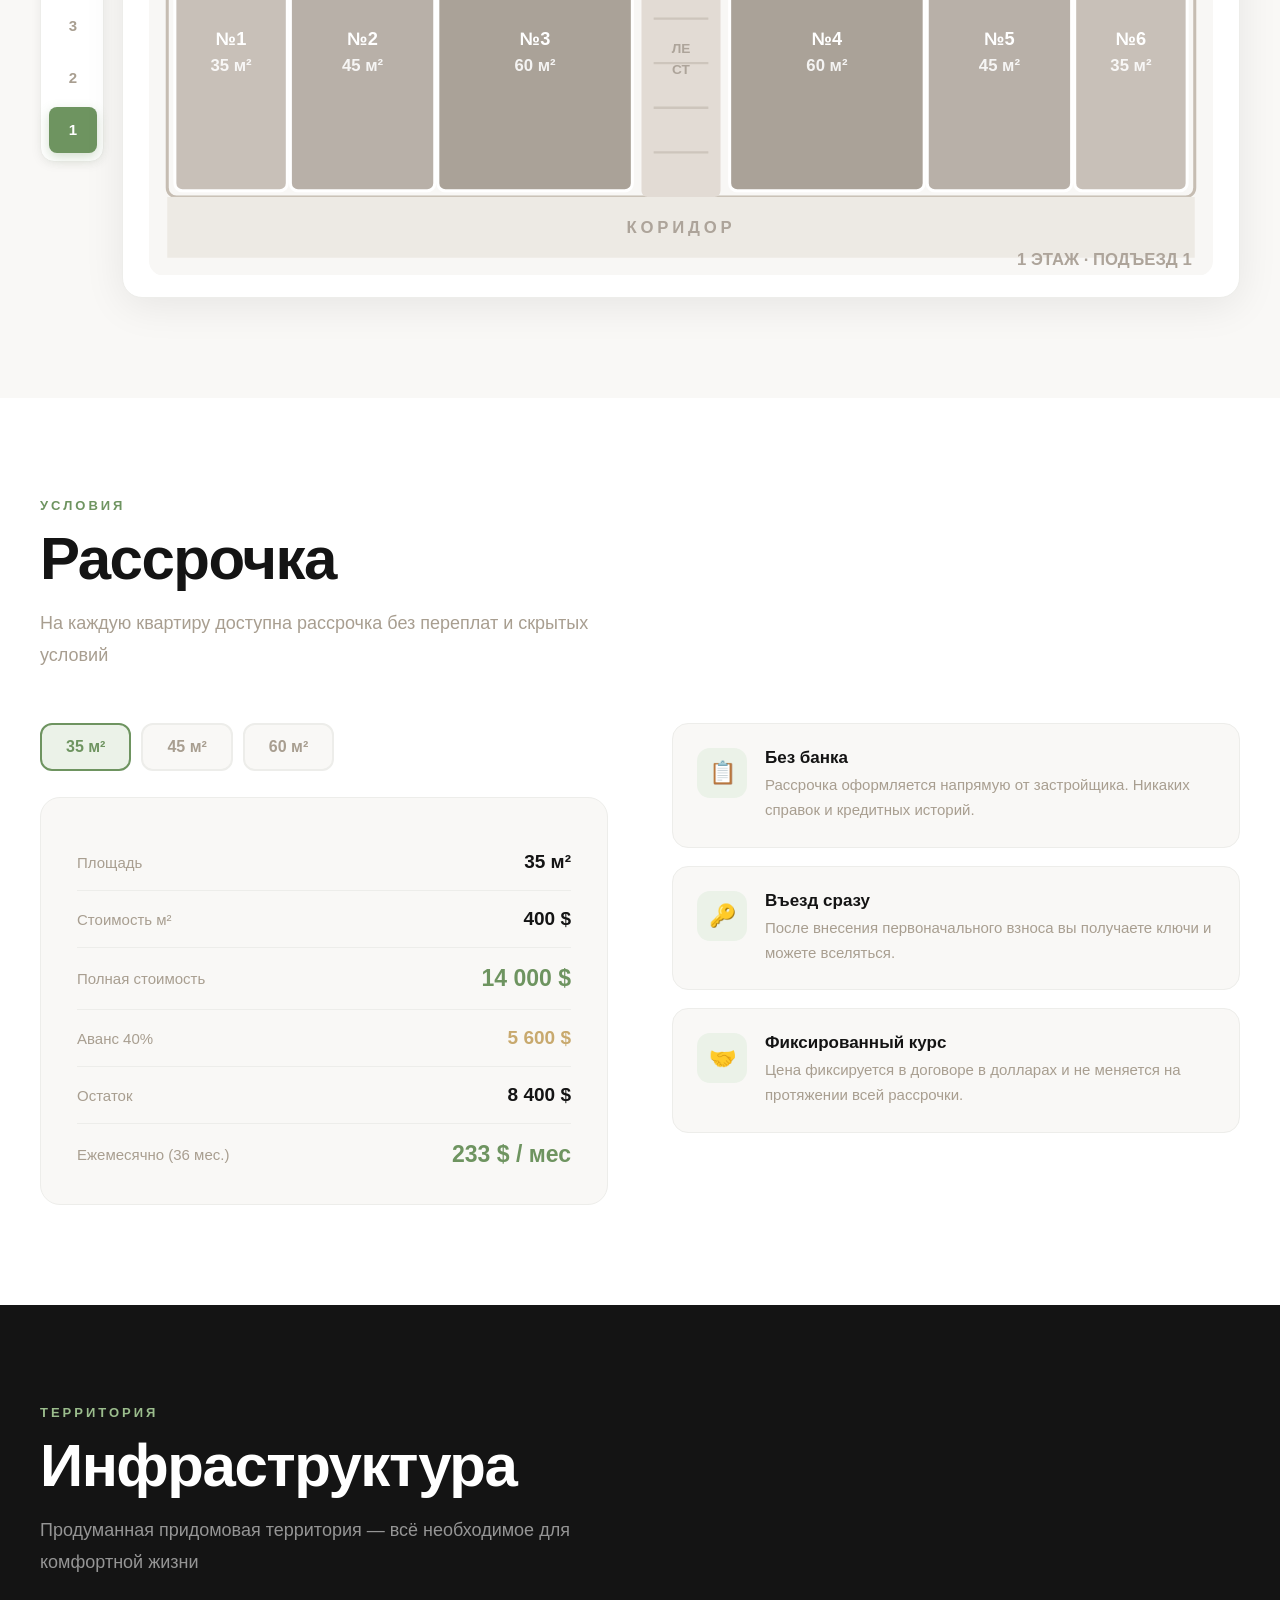
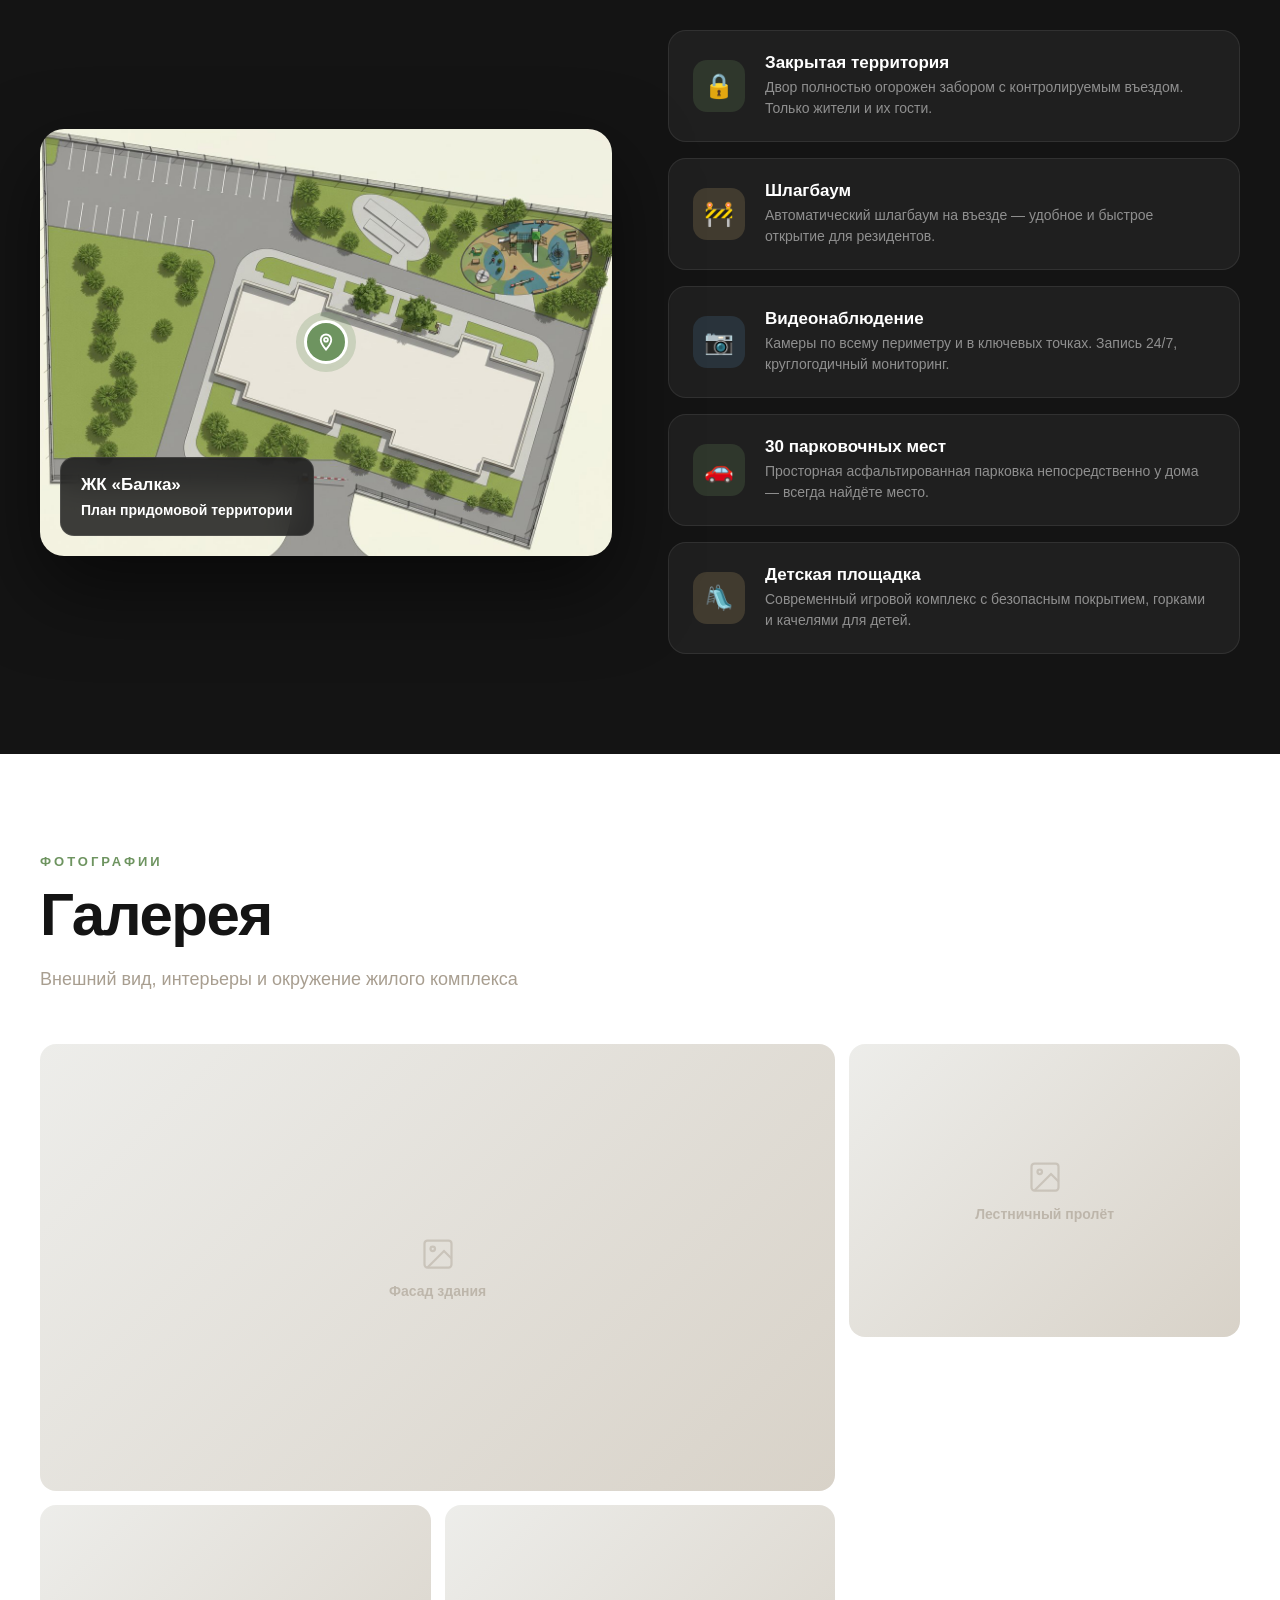
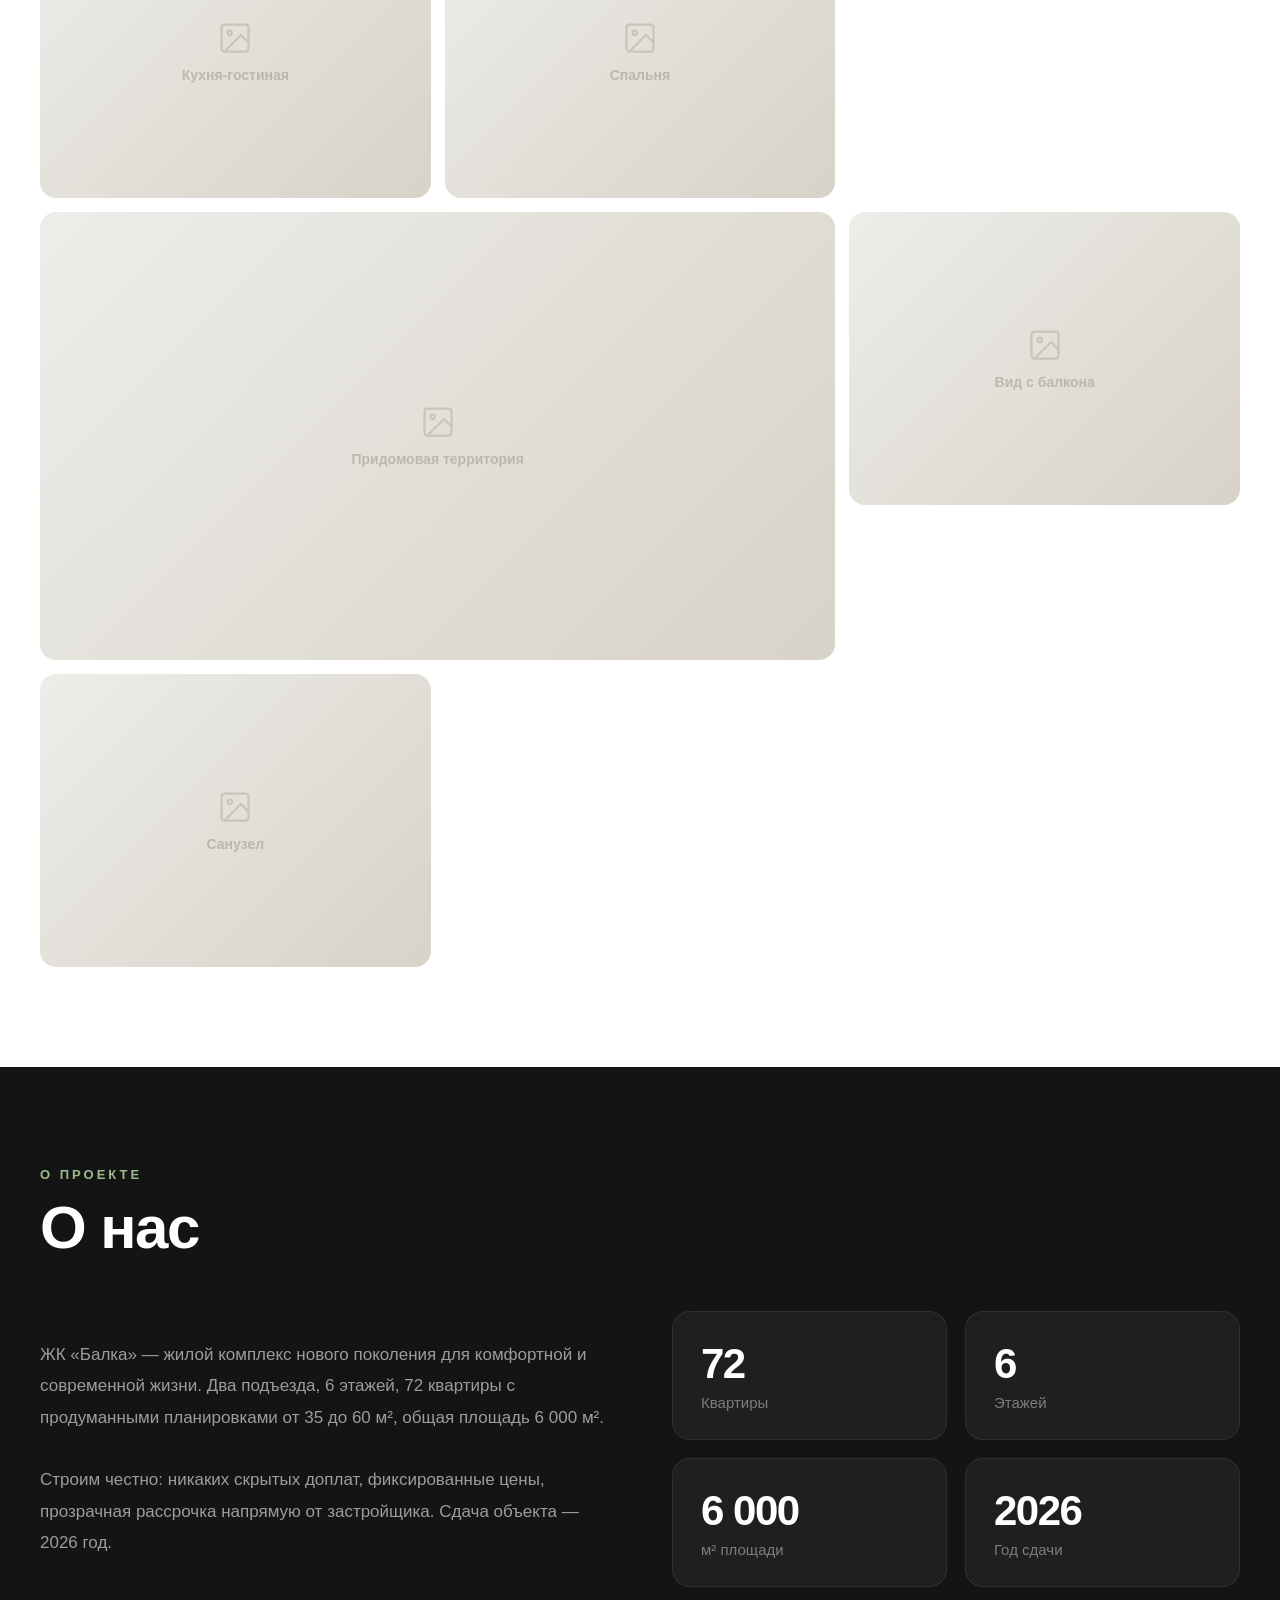
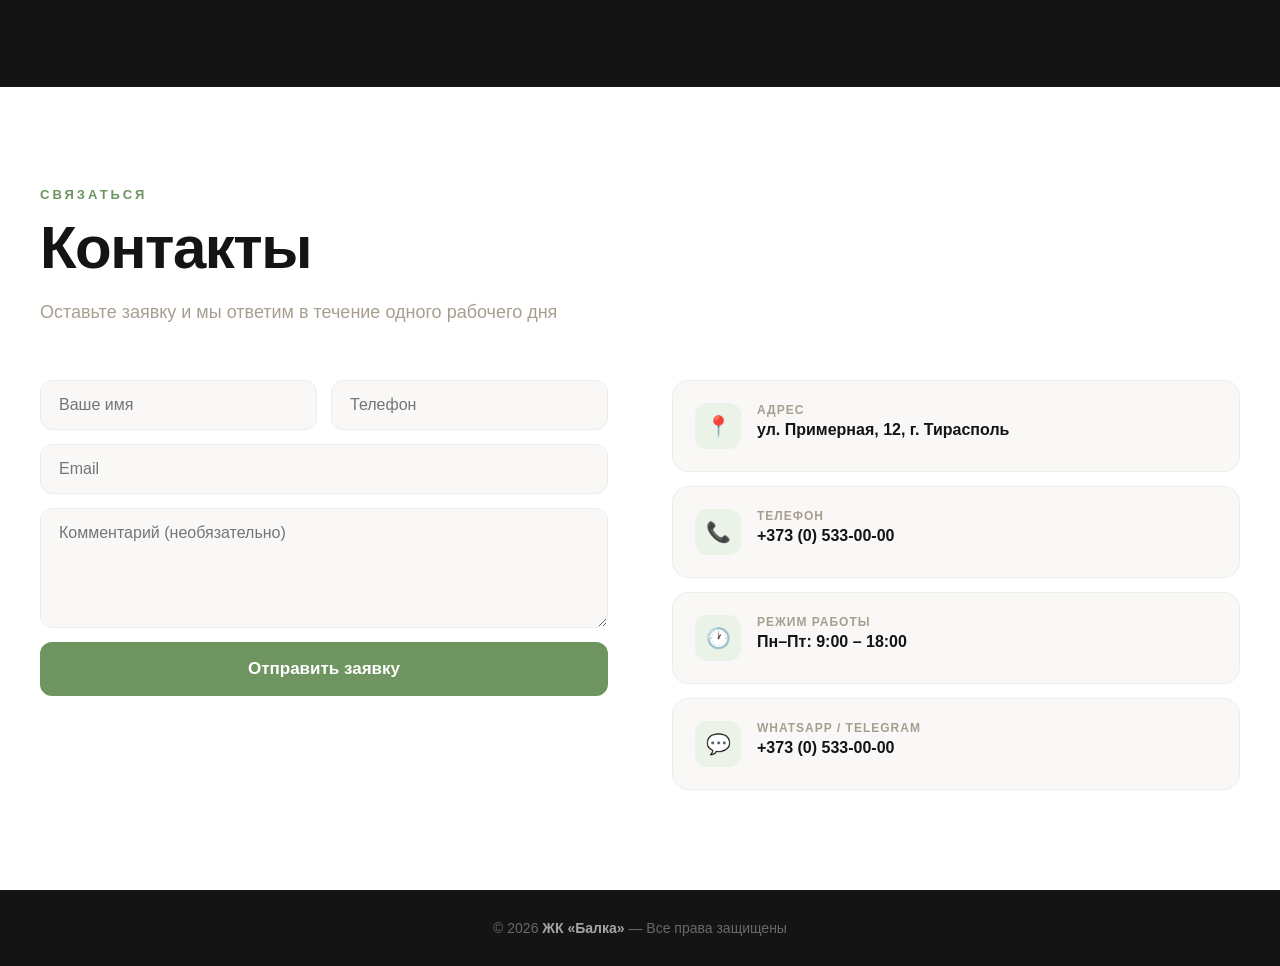
<file: zhk-balka.html>
<!DOCTYPE html>
<html lang="ru">
<head>
<meta charset="UTF-8">
<meta name="viewport" content="width=device-width, initial-scale=1.0">
<title>ЖК Балка — Современный жилой комплекс</title>
<link href="https://fonts.cdnfonts.com/css/cera-pro" rel="stylesheet">
<style>
  :root {
    --white: #FFFFFF;
    --off-white: #F9F8F6;
    --stone: #EDEDEA;
    --sand: #D8D2C8;
    --clay: #A89E90;
    --charcoal: #2C2C2C;
    --dark: #141414;
    --accent: #6E9460;
    --accent-h: #5C7E50;
    --accent-light: #9BBD8D;
    --accent-pale: #EBF2E8;
    --gold: #C8A96E;
    --shadow-sm: 0 2px 12px rgba(0,0,0,0.06);
    --shadow: 0 8px 40px rgba(0,0,0,0.08);
    --shadow-lg: 0 20px 60px rgba(0,0,0,0.12);
    --tr: all 0.3s cubic-bezier(0.4,0,0.2,1);
  }
  *{margin:0;padding:0;box-sizing:border-box;}
  html{scroll-behavior:smooth;}
  body{font-family:'Cera Pro','Nunito Sans',sans-serif;background:var(--white);color:var(--charcoal);overflow-x:hidden;font-size:17px;}

  /* NAV */
  nav{position:fixed;top:0;left:0;right:0;z-index:1000;background:rgba(255,255,255,0.94);backdrop-filter:blur(20px);-webkit-backdrop-filter:blur(20px);border-bottom:1px solid rgba(0,0,0,0.07);height:72px;display:flex;align-items:center;justify-content:center;}
  .nav-inner{width:100%;max-width:1280px;padding:0 40px;display:flex;align-items:center;justify-content:space-between;}
  .nav-logo{font-size:22px;font-weight:800;color:var(--dark);letter-spacing:-.5px;text-decoration:none;display:flex;align-items:center;gap:10px;flex-shrink:0;}
  .nav-logo-icon{width:36px;height:36px;background:var(--accent);border-radius:9px;display:flex;align-items:center;justify-content:center;color:white;font-size:12px;font-weight:800;}
  .nav-links{display:flex;align-items:center;gap:2px;flex:1;justify-content:center;}
  .nav-links a{text-decoration:none;color:var(--charcoal);font-size:13px;font-weight:700;letter-spacing:1.3px;text-transform:uppercase;padding:9px 15px;border-radius:8px;transition:var(--tr);white-space:nowrap;}
  .nav-links a:hover{background:var(--stone);color:var(--dark);}
  .nav-cta{background:var(--accent)!important;color:white!important;border-radius:8px;}
  .nav-cta:hover{background:var(--accent-h)!important;}
  .hamburger{display:none;flex-direction:column;gap:5px;background:none;border:none;cursor:pointer;padding:8px;}
  .hamburger span{width:24px;height:2px;background:var(--charcoal);border-radius:2px;display:block;transition:var(--tr);}
  .mobile-menu{display:none;position:fixed;top:72px;left:0;right:0;background:rgba(255,255,255,0.98);backdrop-filter:blur(20px);padding:16px 20px;z-index:999;border-bottom:1px solid var(--stone);flex-direction:column;gap:4px;}
  .mobile-menu.open{display:flex;}
  .mobile-menu a{text-decoration:none;color:var(--charcoal);font-size:15px;font-weight:700;letter-spacing:1.2px;text-transform:uppercase;padding:13px 16px;border-radius:10px;transition:var(--tr);}
  .mobile-menu a:hover{background:var(--stone);}

  /* HERO */
  #hero{height:100vh;min-height:640px;position:relative;display:flex;align-items:center;justify-content:center;overflow:hidden;}
  .hero-bg{position:absolute;inset:0;background:linear-gradient(170deg,rgba(20,20,20,.66) 0%,rgba(20,20,20,.32) 55%,rgba(110,148,96,.18) 100%),url('https://images.unsplash.com/photo-1545324418-cc1a3fa10c00?w=1800&q=85') center/cover no-repeat;transform:scale(1.04);}
  .hero-overlay{position:absolute;inset:0;background:linear-gradient(to bottom,rgba(0,0,0,.04) 0%,rgba(0,0,0,.46) 100%);}
  .hero-content{position:relative;z-index:1;text-align:center;padding:0 24px;max-width:860px;animation:fadeUp 1s ease both;}
  .hero-badge{display:inline-flex;align-items:center;gap:9px;background:rgba(255,255,255,.12);backdrop-filter:blur(12px);border:1px solid rgba(255,255,255,.2);padding:9px 20px;border-radius:50px;margin-bottom:30px;color:rgba(255,255,255,.88);font-size:14px;font-weight:500;}
  .hero-badge::before{content:'';width:8px;height:8px;border-radius:50%;background:var(--accent-light);flex-shrink:0;}
  .hero-title{font-size:clamp(58px,10vw,116px);font-weight:800;color:white;letter-spacing:-3px;line-height:.92;margin-bottom:20px;text-shadow:0 4px 32px rgba(0,0,0,.25);}
  .hero-sub{font-size:clamp(18px,2.5vw,23px);color:rgba(255,255,255,.76);font-weight:400;margin-bottom:36px;}
  .hero-stats{display:flex;justify-content:center;border:1px solid rgba(255,255,255,.17);border-radius:16px;overflow:hidden;backdrop-filter:blur(12px);background:rgba(255,255,255,.07);max-width:560px;margin:0 auto 44px;}
  .hero-stat{flex:1;padding:18px 16px;text-align:center;border-right:1px solid rgba(255,255,255,.14);}
  .hero-stat:last-child{border-right:none;}
  .hero-stat-num{font-size:28px;font-weight:800;color:white;letter-spacing:-.5px;line-height:1;}
  .hero-stat-label{font-size:12px;color:rgba(255,255,255,.58);font-weight:500;margin-top:6px;line-height:1.3;white-space:nowrap;}
  .hero-btns{display:flex;gap:14px;justify-content:center;flex-wrap:wrap;}
  .btn-primary{background:var(--accent);color:white;padding:17px 38px;border-radius:12px;text-decoration:none;font-weight:700;font-size:16px;transition:var(--tr);border:none;cursor:pointer;font-family:inherit;}
  .btn-primary:hover{background:var(--accent-h);transform:translateY(-2px);box-shadow:0 14px 32px rgba(110,148,96,.38);}
  .btn-ghost{background:rgba(255,255,255,.12);color:white;padding:17px 38px;border-radius:12px;text-decoration:none;font-weight:700;font-size:16px;transition:var(--tr);border:1px solid rgba(255,255,255,.26);backdrop-filter:blur(8px);cursor:pointer;font-family:inherit;}
  .btn-ghost:hover{background:rgba(255,255,255,.22);transform:translateY(-2px);}
  /* promo banner */
  .promo-band{background:linear-gradient(105deg,#1a2e1a 0%,#243d24 40%,#1f3828 100%);padding:52px 40px;position:relative;overflow:hidden;}
  .promo-band::before{content:'';position:absolute;inset:0;background:url("data:image/svg+xml,%3Csvg width='60' height='60' viewBox='0 0 60 60' xmlns='http://www.w3.org/2000/svg'%3E%3Cg fill='none' fill-rule='evenodd'%3E%3Cg fill='%23ffffff' fill-opacity='0.03'%3E%3Cpath d='M36 34v-4h-2v4h-4v2h4v4h2v-4h4v-2h-4zm0-30V0h-2v4h-4v2h4v4h2V6h4V4h-4zM6 34v-4H4v4H0v2h4v4h2v-4h4v-2H6zM6 4V0H4v4H0v2h4v4h2V6h4V4H6z'/%3E%3C/g%3E%3C/g%3E%3C/svg%3E") repeat;}
  .promo-inner{max-width:1280px;margin:0 auto;display:flex;align-items:center;justify-content:space-between;gap:32px;flex-wrap:wrap;position:relative;z-index:1;}
  .promo-left{display:flex;align-items:center;gap:24px;flex-wrap:wrap;}
  .promo-badge{background:var(--accent);color:white;font-size:13px;font-weight:800;letter-spacing:1.5px;text-transform:uppercase;padding:8px 16px;border-radius:8px;white-space:nowrap;flex-shrink:0;}
  .promo-count{display:flex;align-items:baseline;gap:6px;flex-shrink:0;}
  .promo-num{font-size:52px;font-weight:800;color:white;letter-spacing:-2px;line-height:1;}
  .promo-num-label{font-size:18px;font-weight:700;color:rgba(255,255,255,.5);}
  .promo-divider{width:1px;height:52px;background:rgba(255,255,255,.12);flex-shrink:0;}
  .promo-title{font-size:20px;font-weight:800;color:white;line-height:1.25;margin-bottom:10px;}
  .promo-cats{display:flex;gap:8px;flex-wrap:wrap;}
  .promo-cat{display:inline-flex;align-items:center;gap:7px;background:rgba(255,255,255,.07);border:1px solid rgba(255,255,255,.12);border-radius:8px;padding:7px 14px;font-size:14px;font-weight:600;color:rgba(255,255,255,.8);}
  .promo-cta{background:white;color:var(--dark);padding:15px 28px;border-radius:12px;text-decoration:none;font-weight:800;font-size:15px;white-space:nowrap;flex-shrink:0;transition:var(--tr);}
  .promo-cta:hover{background:var(--accent-pale);transform:translateY(-2px);box-shadow:0 10px 28px rgba(0,0,0,.2);}
  @media(max-width:960px){
    .promo-band{padding:40px 24px;}
    .promo-num{font-size:40px;}
    .promo-divider{display:none;}
  }
  @media(max-width:600px){
    .promo-inner{flex-direction:column;align-items:flex-start;}
    .promo-cta{width:100%;text-align:center;display:block;}
  }

  /* SECTIONS */
  .sw{padding:100px 40px;max-width:1280px;margin:0 auto;}
  .section-label{font-size:13px;font-weight:700;letter-spacing:3px;text-transform:uppercase;color:var(--accent);margin-bottom:14px;}
  .section-title{font-size:clamp(36px,5vw,60px);font-weight:800;color:var(--dark);letter-spacing:-1.5px;line-height:1.05;margin-bottom:18px;}
  .section-desc{font-size:18px;color:var(--clay);font-weight:400;line-height:1.75;max-width:580px;}

  /* PLAN */
  #floorplan{background:var(--off-white);}
  .plan-tabs{display:inline-flex;background:white;border-radius:12px;padding:4px;margin-bottom:36px;border:1px solid var(--stone);box-shadow:var(--shadow-sm);}
  .plan-tab{padding:11px 30px;border-radius:9px;border:none;font-family:inherit;font-size:15px;font-weight:700;cursor:pointer;transition:var(--tr);color:var(--clay);background:transparent;}
  .plan-tab.active{background:var(--accent);color:white;box-shadow:0 4px 14px rgba(110,148,96,.3);}
  .plan-container{display:grid;grid-template-columns:64px 1fr;gap:18px;align-items:start;}
  .floor-switcher{display:flex;flex-direction:column;gap:6px;background:white;border-radius:14px;padding:8px;border:1px solid var(--stone);box-shadow:var(--shadow-sm);}
  .floor-btn{width:48px;height:46px;border:none;border-radius:8px;font-family:inherit;font-size:15px;font-weight:700;cursor:pointer;transition:var(--tr);color:var(--clay);background:transparent;}
  .floor-btn.active{background:var(--accent);color:white;box-shadow:0 4px 12px rgba(110,148,96,.3);}
  .floor-btn:hover:not(.active){background:var(--stone);color:var(--dark);}
  .plan-wrapper{background:white;border-radius:20px;padding:26px 26px 22px;border:1px solid var(--stone);box-shadow:var(--shadow);}
  .plan-legend{display:flex;gap:22px;margin-bottom:18px;flex-wrap:wrap;}
  .legend-item{display:flex;align-items:center;gap:8px;font-size:14px;color:var(--clay);font-weight:600;}
  .legend-dot{width:14px;height:14px;border-radius:4px;}
  .apt{cursor:pointer;}
  .apt rect{transition:var(--tr);stroke:white;stroke-width:2;}
  .apt.free:hover rect{filter:brightness(1.12) drop-shadow(0 4px 8px rgba(110,148,96,.35));}
  .apt-label{font-family:'Cera Pro',sans-serif;font-weight:700;fill:white;pointer-events:none;text-anchor:middle;dominant-baseline:middle;}

  /* TOOLTIP */
  .tooltip{position:fixed;z-index:9999;background:var(--dark);color:white;border-radius:14px;padding:16px 20px;pointer-events:none;opacity:0;transition:opacity .15s ease;min-width:190px;font-size:14px;line-height:1.6;box-shadow:0 10px 40px rgba(0,0,0,.28);}
  .tooltip.show{opacity:1;}
  .tooltip-num{font-size:17px;font-weight:800;margin-bottom:8px;color:var(--accent-light);}
  .tooltip-row{display:flex;justify-content:space-between;gap:18px;color:rgba(255,255,255,.62);font-size:13px;}
  .tooltip-row strong{color:white;font-weight:700;}

  /* INSTALLMENT */
  #installment{background:var(--white);}
  .inst-grid{display:grid;grid-template-columns:1fr 1fr;gap:64px;align-items:start;margin-top:52px;}
  .size-selector{display:flex;gap:10px;margin-bottom:26px;flex-wrap:wrap;}
  .size-btn{padding:13px 24px;border:2px solid var(--stone);background:var(--off-white);border-radius:12px;cursor:pointer;font-family:inherit;font-size:16px;font-weight:700;color:var(--clay);transition:var(--tr);}
  .size-btn.active{border-color:var(--accent);background:var(--accent-pale);color:var(--accent);}
  .size-btn:hover:not(.active){border-color:var(--sand);color:var(--charcoal);background:white;}
  .calc-card{background:var(--off-white);border-radius:20px;border:1px solid var(--stone);padding:36px;}
  .calc-row{display:flex;justify-content:space-between;align-items:center;padding:17px 0;border-bottom:1px solid var(--stone);}
  .calc-row:last-child{border-bottom:none;padding-bottom:0;}
  .calc-label{font-size:15px;color:var(--clay);font-weight:500;}
  .calc-value{font-size:19px;font-weight:800;color:var(--dark);}
  .calc-value.accent{color:var(--accent);font-size:23px;}
  .calc-value.gold{color:var(--gold);}
  .inst-info{display:flex;flex-direction:column;gap:18px;}
  .info-card{background:var(--off-white);border-radius:16px;padding:24px;border:1px solid var(--stone);display:flex;gap:18px;align-items:flex-start;}
  .info-icon{width:50px;height:50px;border-radius:13px;background:var(--accent-pale);display:flex;align-items:center;justify-content:center;font-size:22px;flex-shrink:0;}
  .info-title{font-size:17px;font-weight:700;color:var(--dark);margin-bottom:5px;}
  .info-text{font-size:15px;color:var(--clay);line-height:1.65;}

  /* GALLERY */
  #gallery{background:var(--white);}
  .gallery-grid{display:grid;grid-template-columns:repeat(3,1fr);gap:14px;margin-top:48px;}
  .gallery-item{border-radius:16px;overflow:hidden;cursor:pointer;position:relative;background:var(--stone);transition:var(--tr);aspect-ratio:4/3;}
  .gallery-item:nth-child(1){grid-column:span 2;aspect-ratio:16/9;}
  .gallery-item:nth-child(5){grid-column:span 2;aspect-ratio:16/9;}
  .gallery-item:hover{transform:scale(1.02);box-shadow:var(--shadow-lg);}
  .gallery-item:hover .gallery-overlay{opacity:1;}
  .gallery-placeholder{width:100%;height:100%;display:flex;flex-direction:column;align-items:center;justify-content:center;background:linear-gradient(135deg,var(--stone) 0%,var(--sand) 100%);color:var(--clay);gap:11px;}
  .gallery-placeholder svg{opacity:.42;}
  .gallery-placeholder span{font-size:14px;font-weight:600;opacity:.62;}
  .gallery-overlay{position:absolute;inset:0;background:rgba(20,20,20,.36);display:flex;align-items:center;justify-content:center;opacity:0;transition:var(--tr);}
  .gallery-overlay svg{color:white;}
  .lightbox{position:fixed;inset:0;z-index:9998;background:rgba(10,10,10,.96);backdrop-filter:blur(10px);display:flex;align-items:center;justify-content:center;opacity:0;pointer-events:none;transition:opacity .3s ease;}
  .lightbox.open{opacity:1;pointer-events:all;}
  .lightbox-inner{max-width:88vw;max-height:84vh;border-radius:20px;overflow:hidden;position:relative;background:var(--stone);display:flex;align-items:center;justify-content:center;min-width:400px;min-height:280px;}
  .lightbox-placeholder{width:78vw;height:56vh;display:flex;flex-direction:column;align-items:center;justify-content:center;background:linear-gradient(135deg,var(--stone) 0%,var(--sand) 100%);color:var(--clay);gap:14px;}
  .lightbox-placeholder span{font-size:17px;font-weight:600;}
  .lightbox-close{position:absolute;top:20px;right:20px;width:46px;height:46px;border-radius:50%;background:rgba(255,255,255,.13);border:none;cursor:pointer;color:white;font-size:20px;display:flex;align-items:center;justify-content:center;transition:var(--tr);backdrop-filter:blur(8px);}
  .lightbox-close:hover{background:rgba(255,255,255,.26);transform:rotate(90deg);}

  /* ABOUT */
  #about{background:var(--dark);}
  #about .section-title{color:white;}
  #about .section-label{color:var(--accent-light);}
  .about-grid{display:grid;grid-template-columns:1fr 1fr;gap:64px;align-items:center;margin-top:52px;}
  .about-text{color:rgba(255,255,255,.58);font-size:17px;line-height:1.85;}
  .about-stats{display:grid;grid-template-columns:1fr 1fr;gap:18px;}
  .stat-card{background:rgba(255,255,255,.05);border-radius:18px;padding:28px;border:1px solid rgba(255,255,255,.07);}
  .stat-num{font-size:42px;font-weight:800;color:white;letter-spacing:-1.5px;margin-bottom:6px;}
  .stat-label{font-size:15px;color:rgba(255,255,255,.42);font-weight:500;}

  /* INFRASTRUCTURE */
  #infrastructure{background:var(--dark);overflow:hidden;position:relative;}
  #infrastructure .section-title{color:white;}
  #infrastructure .section-label{color:var(--accent-light);}
  .infra-inner{max-width:1280px;margin:0 auto;padding:100px 40px;}
  .infra-layout{display:grid;grid-template-columns:1fr 1fr;gap:56px;align-items:center;margin-top:52px;}

  /* Map / image side */
  .infra-map-wrap{position:relative;border-radius:24px;overflow:hidden;box-shadow:0 32px 80px rgba(0,0,0,.55);}
  .infra-map-img{width:100%;display:block;border-radius:24px;transform:scale(1.02);transition:transform 6s ease;}
  .infra-map-wrap:hover .infra-map-img{transform:scale(1.07);}
  .infra-map-badge{
    position:absolute;bottom:20px;left:20px;
    background:rgba(20,20,20,.82);backdrop-filter:blur(14px);
    color:white;border-radius:14px;padding:14px 20px;
    font-size:14px;font-weight:600;line-height:1.5;
    border:1px solid rgba(255,255,255,.1);
  }
  .infra-map-badge strong{display:block;font-size:17px;font-weight:800;margin-bottom:2px;}
  .infra-map-pin{
    position:absolute;top:50%;left:50%;transform:translate(-50%,-50%);
    width:44px;height:44px;border-radius:50%;
    background:var(--accent);border:3px solid white;
    display:flex;align-items:center;justify-content:center;
    box-shadow:0 0 0 8px rgba(110,148,96,.25);
    animation:pinPulse 2.2s ease infinite;
  }
  @keyframes pinPulse{0%,100%{box-shadow:0 0 0 8px rgba(110,148,96,.25)}50%{box-shadow:0 0 0 16px rgba(110,148,96,.1)}}

  /* Features list */
  .infra-features{display:flex;flex-direction:column;gap:16px;}
  .feat-card{
    background:rgba(255,255,255,.05);
    border:1px solid rgba(255,255,255,.08);
    border-radius:18px;padding:22px 24px;
    display:flex;align-items:center;gap:20px;
    transition:var(--tr);cursor:default;
  }
  .feat-card:hover{background:rgba(255,255,255,.09);transform:translateX(4px);}
  .feat-icon{
    width:52px;height:52px;border-radius:14px;flex-shrink:0;
    display:flex;align-items:center;justify-content:center;font-size:24px;
  }
  .feat-icon.green{background:rgba(110,148,96,.2);}
  .feat-icon.blue{background:rgba(80,130,170,.2);}
  .feat-icon.amber{background:rgba(200,169,110,.2);}
  .feat-body{}
  .feat-title{font-size:17px;font-weight:700;color:white;margin-bottom:4px;}
  .feat-desc{font-size:14px;color:rgba(255,255,255,.5);line-height:1.5;}

  @media(max-width:960px){
    .infra-layout{grid-template-columns:1fr;gap:40px;}
    .infra-inner{padding:72px 24px;}
  }

  /* CONTACTS */
  #contacts{background:var(--white);}
  .contact-grid{display:grid;grid-template-columns:1fr 1fr;gap:64px;margin-top:52px;align-items:start;}
  .contact-form{display:flex;flex-direction:column;gap:14px;}
  .form-row{display:grid;grid-template-columns:1fr 1fr;gap:14px;}
  input,textarea{font-family:inherit;font-size:16px;background:var(--off-white);border:1.5px solid var(--stone);border-radius:12px;padding:15px 18px;color:var(--dark);transition:var(--tr);width:100%;outline:none;}
  input:focus,textarea:focus{border-color:var(--accent);background:white;}
  textarea{resize:vertical;min-height:120px;}
  .form-submit{padding:17px;border-radius:12px;background:var(--accent);color:white;border:none;font-family:inherit;font-size:17px;font-weight:700;cursor:pointer;transition:var(--tr);}
  .form-submit:hover{background:var(--accent-h);transform:translateY(-2px);box-shadow:0 10px 28px rgba(110,148,96,.35);}
  .contact-info{display:flex;flex-direction:column;gap:14px;}
  .contact-card{background:var(--off-white);border-radius:16px;padding:22px;border:1px solid var(--stone);display:flex;gap:16px;align-items:flex-start;}
  .contact-icon{width:46px;height:46px;border-radius:12px;background:var(--accent-pale);display:flex;align-items:center;justify-content:center;font-size:20px;flex-shrink:0;}
  .contact-label{font-size:12px;color:var(--clay);font-weight:700;text-transform:uppercase;letter-spacing:1px;margin-bottom:4px;}
  .contact-value{font-size:16px;color:var(--dark);font-weight:700;}

  footer{background:var(--dark);color:rgba(255,255,255,.36);text-align:center;padding:30px 40px;font-size:14px;}
  footer strong{color:rgba(255,255,255,.62);}

  @keyframes fadeUp{from{opacity:0;transform:translateY(26px)}to{opacity:1;transform:translateY(0)}}
  @keyframes scrollPulse{0%,100%{opacity:.3}50%{opacity:1}}

  @media(max-width:960px){
    .sw{padding:72px 24px;}
    .nav-inner{padding:0 20px;}
    .nav-links{display:none;}
    .hamburger{display:flex;}
    .inst-grid,.about-grid,.contact-grid{grid-template-columns:1fr;gap:36px;}
    .form-row{grid-template-columns:1fr;}
    .gallery-grid{grid-template-columns:1fr 1fr;}
    .gallery-item:nth-child(1){grid-column:span 2;}
    .gallery-item:nth-child(5){grid-column:span 1;}
    .plan-container{grid-template-columns:56px 1fr;gap:12px;}
    .floor-btn{width:40px;height:42px;font-size:13px;}
  }
  @media(max-width:600px){
    .hero-title{letter-spacing:-1.5px;}
    .gallery-grid{grid-template-columns:1fr;}
    .gallery-item:nth-child(1),.gallery-item:nth-child(5){grid-column:span 1;}
    .plan-container{grid-template-columns:1fr;}
    .floor-switcher{flex-direction:row;flex-wrap:wrap;gap:4px;}
    .floor-btn{width:40px;height:38px;}
    .lightbox-inner{min-width:90vw;}
    .hero-stats{max-width:100%;}
    .hero-stat{padding:14px 8px;}
    .hero-stat-num{font-size:22px;}
    .hero-stat-label{font-size:11px;}
  }
</style>
</head>
<body>

<nav>
  <div class="nav-inner">
    <a href="#hero" class="nav-logo">
      <div class="nav-logo-icon">ЖК</div>Балка
    </a>
    <div class="nav-links">
      <a href="#floorplan">Выбрать квартиру</a>
      <a href="#installment">Рассрочка</a>
      <a href="#infrastructure">Инфраструктура</a>
      <a href="#gallery">Галерея</a>
      <a href="#about">О нас</a>
      <a href="#contacts" class="nav-cta">Контакты</a>
    </div>
    <button class="hamburger" onclick="toggleMenu()" aria-label="Меню">
      <span></span><span></span><span></span>
    </button>
  </div>
</nav>

<div class="mobile-menu" id="mobileMenu">
  <a href="#floorplan" onclick="toggleMenu()">Выбрать квартиру</a>
  <a href="#installment" onclick="toggleMenu()">Рассрочка</a>
  <a href="#infrastructure" onclick="toggleMenu()">Инфраструктура</a>
  <a href="#gallery" onclick="toggleMenu()">Галерея</a>
  <a href="#about" onclick="toggleMenu()">О нас</a>
  <a href="#contacts" onclick="toggleMenu()">Контакты</a>
</div>

<section id="hero">
  <div class="hero-bg"></div>
  <div class="hero-overlay"></div>
  <div class="hero-content">
    <div class="hero-badge">Продажа квартир · 2026</div>
    <h1 class="hero-title">ЖК «Балка»</h1>
    <p class="hero-sub">Современный комплекс на 2 подъезда</p>
    <div class="hero-stats">
      <div class="hero-stat">
        <div class="hero-stat-num">72</div>
        <div class="hero-stat-label">квартиры на 6 этажей</div>
      </div>
      <div class="hero-stat">
        <div class="hero-stat-num">32</div>
        <div class="hero-stat-label">ещё свободны</div>
      </div>
      <div class="hero-stat">
        <div class="hero-stat-num">6 000</div>
        <div class="hero-stat-label">м² общей площади</div>
      </div>
    </div>
    <div class="hero-btns">
      <a href="#floorplan" class="btn-primary">Выбрать квартиру</a>
      <a href="#installment" class="btn-ghost">Рассрочка</a>
    </div>
  </div>
</section>

<section id="floorplan" style="padding:0;max-width:100%;">

<!-- PROMO BAND -->
<div class="promo-band">
  <div class="promo-inner">
    <div class="promo-left">
      <div class="promo-badge">Спецпредложение</div>
      <div class="promo-count">
        <span class="promo-num">10</span>
        <span class="promo-num-label">квартир</span>
      </div>
      <div class="promo-divider"></div>
      <div>
        <div class="promo-title">Льготная рассрочка для&nbsp;тех, кто служит обществу</div>
        <div class="promo-cats">
          <span class="promo-cat"><span class="promo-cat-icon">🏥</span>Медики</span>
          <span class="promo-cat"><span class="promo-cat-icon">📚</span>Учителя</span>
          <span class="promo-cat"><span class="promo-cat-icon">🛡️</span>Силовые структуры</span>
        </div>
      </div>
    </div>
    <a href="#contacts" class="promo-cta">Узнать условия →</a>
  </div>
</div>

<div class="sw">
  <div class="section-label">Планировка</div>
  <h2 class="section-title">План здания</h2>
  <p class="section-desc">Выберите подъезд и этаж, чтобы просмотреть доступные квартиры</p>
  <div style="margin-top:40px;">
    <div class="plan-tabs">
      <button class="plan-tab active" onclick="selectEntrance(1)">Подъезд 1</button>
      <button class="plan-tab" onclick="selectEntrance(2)">Подъезд 2</button>
    </div>
    <div class="plan-container">
      <div class="floor-switcher">
        <button class="floor-btn" onclick="selectFloor(6)">6</button>
        <button class="floor-btn" onclick="selectFloor(5)">5</button>
        <button class="floor-btn" onclick="selectFloor(4)">4</button>
        <button class="floor-btn" onclick="selectFloor(3)">3</button>
        <button class="floor-btn" onclick="selectFloor(2)">2</button>
        <button class="floor-btn active" onclick="selectFloor(1)">1</button>
      </div>
      <div class="plan-wrapper">
        <div class="plan-legend">
          <div class="legend-item"><div class="legend-dot" style="background:#6E9460"></div>Свободна</div>
          <div class="legend-item"><div class="legend-dot" style="background:#C2BAB0"></div>Продана</div>
        </div>
        <div id="planContainer"></div>
      </div>
    </div>
  </div>
</div>
</section>

<section id="installment" style="padding:0;max-width:100%;">
<div class="sw">
  <div class="section-label">Условия</div>
  <h2 class="section-title">Рассрочка</h2>
  <p class="section-desc">На каждую квартиру доступна рассрочка без переплат и скрытых условий</p>
  <div class="inst-grid">
    <div>
      <div class="size-selector">
        <button class="size-btn active" onclick="selectSize(35,this)">35 м²</button>
        <button class="size-btn" onclick="selectSize(45,this)">45 м²</button>
        <button class="size-btn" onclick="selectSize(60,this)">60 м²</button>
      </div>
      <div class="calc-card">
        <div class="calc-row"><span class="calc-label">Площадь</span><span class="calc-value" id="calcSize">35 м²</span></div>
        <div class="calc-row"><span class="calc-label">Стоимость м²</span><span class="calc-value">400 $</span></div>
        <div class="calc-row"><span class="calc-label">Полная стоимость</span><span class="calc-value accent" id="calcTotal">14 000 $</span></div>
        <div class="calc-row"><span class="calc-label">Аванс 40%</span><span class="calc-value gold" id="calcDown">5 600 $</span></div>
        <div class="calc-row"><span class="calc-label">Остаток</span><span class="calc-value" id="calcRest">8 400 $</span></div>
        <div class="calc-row"><span class="calc-label">Ежемесячно (36 мес.)</span><span class="calc-value accent" id="calcMonthly">233 $ / мес</span></div>
      </div>
    </div>
    <div class="inst-info">
      <div class="info-card"><div class="info-icon">📋</div><div><div class="info-title">Без банка</div><div class="info-text">Рассрочка оформляется напрямую от застройщика. Никаких справок и кредитных историй.</div></div></div>
      <div class="info-card"><div class="info-icon">🔑</div><div><div class="info-title">Въезд сразу</div><div class="info-text">После внесения первоначального взноса вы получаете ключи и можете вселяться.</div></div></div>
      <div class="info-card"><div class="info-icon">🤝</div><div><div class="info-title">Фиксированный курс</div><div class="info-text">Цена фиксируется в договоре в долларах и не меняется на протяжении всей рассрочки.</div></div></div>
    </div>
  </div>
</div>
</section>

<section id="infrastructure" style="padding:0;max-width:100%;">
<div class="infra-inner">
  <div class="section-label">Территория</div>
  <h2 class="section-title">Инфраструктура</h2>
  <p class="section-desc" style="color:rgba(255,255,255,.55);">Продуманная придомовая территория — всё необходимое для комфортной жизни</p>

  <div class="infra-layout">
    <!-- MAP IMAGE -->
    <div class="infra-map-wrap">
      <img class="infra-map-img" src="[data-uri]" alt="План придомовой территории ЖК Балка">
      <div class="infra-map-pin">
        <svg width="18" height="18" viewBox="0 0 24 24" fill="none" stroke="white" stroke-width="2.5"><path d="M12 2C8.13 2 5 5.13 5 9c0 5.25 7 13 7 13s7-7.75 7-13c0-3.87-3.13-7-7-7z"/><circle cx="12" cy="9" r="2.5"/></svg>
      </div>
      <div class="infra-map-badge">
        <strong>ЖК «Балка»</strong>
        План придомовой территории
      </div>
    </div>

    <!-- FEATURES -->
    <div class="infra-features">
      <div class="feat-card">
        <div class="feat-icon green">🔒</div>
        <div class="feat-body">
          <div class="feat-title">Закрытая территория</div>
          <div class="feat-desc">Двор полностью огорожен забором с контролируемым въездом. Только жители и их гости.</div>
        </div>
      </div>
      <div class="feat-card">
        <div class="feat-icon amber">🚧</div>
        <div class="feat-body">
          <div class="feat-title">Шлагбаум</div>
          <div class="feat-desc">Автоматический шлагбаум на въезде — удобное и быстрое открытие для резидентов.</div>
        </div>
      </div>
      <div class="feat-card">
        <div class="feat-icon blue">📷</div>
        <div class="feat-body">
          <div class="feat-title">Видеонаблюдение</div>
          <div class="feat-desc">Камеры по всему периметру и в ключевых точках. Запись 24/7, круглогодичный мониторинг.</div>
        </div>
      </div>
      <div class="feat-card">
        <div class="feat-icon green">🚗</div>
        <div class="feat-body">
          <div class="feat-title">30 парковочных мест</div>
          <div class="feat-desc">Просторная асфальтированная парковка непосредственно у дома — всегда найдёте место.</div>
        </div>
      </div>
      <div class="feat-card">
        <div class="feat-icon amber">🛝</div>
        <div class="feat-body">
          <div class="feat-title">Детская площадка</div>
          <div class="feat-desc">Современный игровой комплекс с безопасным покрытием, горками и качелями для детей.</div>
        </div>
      </div>
    </div>
  </div>
</div>
</section>

<section id="gallery" style="padding:0;max-width:100%;">
<div class="sw">
  <div class="section-label">Фотографии</div>
  <h2 class="section-title">Галерея</h2>
  <p class="section-desc">Внешний вид, интерьеры и окружение жилого комплекса</p>
  <div class="gallery-grid">
    <div class="gallery-item" onclick="openLightbox(1)"><div class="gallery-placeholder"><svg width="36" height="36" viewBox="0 0 24 24" fill="none" stroke="currentColor" stroke-width="1.5"><rect x="3" y="3" width="18" height="18" rx="2"/><circle cx="8.5" cy="8.5" r="1.5"/><path d="M21 15l-5-5L5 21"/></svg><span>Фасад здания</span></div><div class="gallery-overlay"><svg width="26" height="26" viewBox="0 0 24 24" fill="none" stroke="currentColor" stroke-width="2"><circle cx="11" cy="11" r="8"/><path d="M21 21l-4.35-4.35"/><line x1="11" y1="8" x2="11" y2="14"/><line x1="8" y1="11" x2="14" y2="11"/></svg></div></div>
    <div class="gallery-item" onclick="openLightbox(2)"><div class="gallery-placeholder"><svg width="36" height="36" viewBox="0 0 24 24" fill="none" stroke="currentColor" stroke-width="1.5"><rect x="3" y="3" width="18" height="18" rx="2"/><circle cx="8.5" cy="8.5" r="1.5"/><path d="M21 15l-5-5L5 21"/></svg><span>Лестничный пролёт</span></div><div class="gallery-overlay"><svg width="26" height="26" viewBox="0 0 24 24" fill="none" stroke="currentColor" stroke-width="2"><circle cx="11" cy="11" r="8"/><path d="M21 21l-4.35-4.35"/><line x1="11" y1="8" x2="11" y2="14"/><line x1="8" y1="11" x2="14" y2="11"/></svg></div></div>
    <div class="gallery-item" onclick="openLightbox(3)"><div class="gallery-placeholder"><svg width="36" height="36" viewBox="0 0 24 24" fill="none" stroke="currentColor" stroke-width="1.5"><rect x="3" y="3" width="18" height="18" rx="2"/><circle cx="8.5" cy="8.5" r="1.5"/><path d="M21 15l-5-5L5 21"/></svg><span>Кухня-гостиная</span></div><div class="gallery-overlay"><svg width="26" height="26" viewBox="0 0 24 24" fill="none" stroke="currentColor" stroke-width="2"><circle cx="11" cy="11" r="8"/><path d="M21 21l-4.35-4.35"/><line x1="11" y1="8" x2="11" y2="14"/><line x1="8" y1="11" x2="14" y2="11"/></svg></div></div>
    <div class="gallery-item" onclick="openLightbox(4)"><div class="gallery-placeholder"><svg width="36" height="36" viewBox="0 0 24 24" fill="none" stroke="currentColor" stroke-width="1.5"><rect x="3" y="3" width="18" height="18" rx="2"/><circle cx="8.5" cy="8.5" r="1.5"/><path d="M21 15l-5-5L5 21"/></svg><span>Спальня</span></div><div class="gallery-overlay"><svg width="26" height="26" viewBox="0 0 24 24" fill="none" stroke="currentColor" stroke-width="2"><circle cx="11" cy="11" r="8"/><path d="M21 21l-4.35-4.35"/><line x1="11" y1="8" x2="11" y2="14"/><line x1="8" y1="11" x2="14" y2="11"/></svg></div></div>
    <div class="gallery-item" onclick="openLightbox(5)"><div class="gallery-placeholder"><svg width="36" height="36" viewBox="0 0 24 24" fill="none" stroke="currentColor" stroke-width="1.5"><rect x="3" y="3" width="18" height="18" rx="2"/><circle cx="8.5" cy="8.5" r="1.5"/><path d="M21 15l-5-5L5 21"/></svg><span>Придомовая территория</span></div><div class="gallery-overlay"><svg width="26" height="26" viewBox="0 0 24 24" fill="none" stroke="currentColor" stroke-width="2"><circle cx="11" cy="11" r="8"/><path d="M21 21l-4.35-4.35"/><line x1="11" y1="8" x2="11" y2="14"/><line x1="8" y1="11" x2="14" y2="11"/></svg></div></div>
    <div class="gallery-item" onclick="openLightbox(6)"><div class="gallery-placeholder"><svg width="36" height="36" viewBox="0 0 24 24" fill="none" stroke="currentColor" stroke-width="1.5"><rect x="3" y="3" width="18" height="18" rx="2"/><circle cx="8.5" cy="8.5" r="1.5"/><path d="M21 15l-5-5L5 21"/></svg><span>Вид с балкона</span></div><div class="gallery-overlay"><svg width="26" height="26" viewBox="0 0 24 24" fill="none" stroke="currentColor" stroke-width="2"><circle cx="11" cy="11" r="8"/><path d="M21 21l-4.35-4.35"/><line x1="11" y1="8" x2="11" y2="14"/><line x1="8" y1="11" x2="14" y2="11"/></svg></div></div>
    <div class="gallery-item" onclick="openLightbox(7)"><div class="gallery-placeholder"><svg width="36" height="36" viewBox="0 0 24 24" fill="none" stroke="currentColor" stroke-width="1.5"><rect x="3" y="3" width="18" height="18" rx="2"/><circle cx="8.5" cy="8.5" r="1.5"/><path d="M21 15l-5-5L5 21"/></svg><span>Санузел</span></div><div class="gallery-overlay"><svg width="26" height="26" viewBox="0 0 24 24" fill="none" stroke="currentColor" stroke-width="2"><circle cx="11" cy="11" r="8"/><path d="M21 21l-4.35-4.35"/><line x1="11" y1="8" x2="11" y2="14"/><line x1="8" y1="11" x2="14" y2="11"/></svg></div></div>
  </div>
</div>
</section>

<section id="about" style="padding:0;max-width:100%;">
<div class="sw">
  <div class="section-label">О проекте</div>
  <h2 class="section-title">О нас</h2>
  <div class="about-grid">
    <p class="about-text">ЖК «Балка» — жилой комплекс нового поколения для комфортной и современной жизни. Два подъезда, 6 этажей, 72 квартиры с продуманными планировками от 35 до 60 м², общая площадь 6 000 м².<br><br>Строим честно: никаких скрытых доплат, фиксированные цены, прозрачная рассрочка напрямую от застройщика. Сдача объекта — 2026 год.</p>
    <div class="about-stats">
      <div class="stat-card"><div class="stat-num">72</div><div class="stat-label">Квартиры</div></div>
      <div class="stat-card"><div class="stat-num">6</div><div class="stat-label">Этажей</div></div>
      <div class="stat-card"><div class="stat-num">6 000</div><div class="stat-label">м² площади</div></div>
      <div class="stat-card"><div class="stat-num">2026</div><div class="stat-label">Год сдачи</div></div>
    </div>
  </div>
</div>
</section>

<section id="contacts" style="padding:0;max-width:100%;">
<div class="sw">
  <div class="section-label">Связаться</div>
  <h2 class="section-title">Контакты</h2>
  <p class="section-desc">Оставьте заявку и мы ответим в течение одного рабочего дня</p>
  <div class="contact-grid">
    <div class="contact-form">
      <div class="form-row"><input type="text" placeholder="Ваше имя"><input type="tel" placeholder="Телефон"></div>
      <input type="email" placeholder="Email">
      <textarea placeholder="Комментарий (необязательно)"></textarea>
      <button class="form-submit">Отправить заявку</button>
    </div>
    <div class="contact-info">
      <div class="contact-card"><div class="contact-icon">📍</div><div><div class="contact-label">Адрес</div><div class="contact-value">ул. Примерная, 12, г. Тирасполь</div></div></div>
      <div class="contact-card"><div class="contact-icon">📞</div><div><div class="contact-label">Телефон</div><div class="contact-value">+373 (0) 533-00-00</div></div></div>
      <div class="contact-card"><div class="contact-icon">🕐</div><div><div class="contact-label">Режим работы</div><div class="contact-value">Пн–Пт: 9:00 – 18:00</div></div></div>
      <div class="contact-card"><div class="contact-icon">💬</div><div><div class="contact-label">WhatsApp / Telegram</div><div class="contact-value">+373 (0) 533-00-00</div></div></div>
    </div>
  </div>
</div>
</section>

<footer>© 2026 <strong>ЖК «Балка»</strong> — Все права защищены</footer>

<div class="lightbox" id="lightbox">
  <div class="lightbox-inner">
    <div class="lightbox-placeholder">
      <svg width="56" height="56" viewBox="0 0 24 24" fill="none" stroke="currentColor" stroke-width="1.5"><rect x="3" y="3" width="18" height="18" rx="2"/><circle cx="8.5" cy="8.5" r="1.5"/><path d="M21 15l-5-5L5 21"/></svg>
      <span id="lightboxLabel">Фото</span>
    </div>
  </div>
  <button class="lightbox-close" onclick="closeLightbox()">✕</button>
</div>

<div class="tooltip" id="tooltip">
  <div class="tooltip-num" id="tipNum"></div>
  <div class="tooltip-row"><span>Площадь:</span><strong id="tipArea"></strong></div>
  <div class="tooltip-row"><span>Стоимость:</span><strong id="tipPrice"></strong></div>
  <div class="tooltip-row"><span>Рассрочка:</span><strong>Да</strong></div>
</div>

<script>
const PRICE_PER_M = 400;
// 72 квартиры: подъезд 1 = №1–36, подъезд 2 = №37–72
// 6 квартир на этаж, симметричная раскладка площадей: [35,45,60,60,45,35]
// 40 из 72 проданы (первые 40 по номеру)
const floorAreas = [35, 45, 60, 60, 45, 35];
const soldSet = new Set();
for (let i = 1; i <= 40; i++) soldSet.add(i);

function genFloorData(entrance, floor) {
  const base = entrance === 1 ? (floor-1)*6 : 36+(floor-1)*6;
  return floorAreas.map((area,i) => ({
    num: base+i+1, area, free: !soldSet.has(base+i+1)
  }));
}

let curEntrance=1, curFloor=1;

// Visually distinct fills per area
const cFree = {35:'#85A878', 45:'#6A9E6E', 60:'#4E8C60'};
const cSold = {35:'#C8C0B8', 45:'#B8B0A8', 60:'#AAA298'};

function buildFloorSVG(entrance, floor) {
  const apts = genFloorData(entrance, floor);
  const W=700, H=248, padX=16, padY=16, corridorH=40;
  const aptH = H - padY*2 - corridorH;
  const stairW = 52;

  const leftAreas  = floorAreas.slice(0,3); // [35,45,60] Σ=140
  const rightAreas = floorAreas.slice(3);   // [60,45,35] Σ=140
  const leftSum  = leftAreas.reduce((a,b)=>a+b,0);
  const rightSum = rightAreas.reduce((a,b)=>a+b,0);
  const halfW = (W - padX*2 - stairW - 10) / 2;
  const stairX = padX + halfW + 5;
  const rightStartX = stairX + stairW + 5;

  let s = `<svg viewBox="0 0 ${W} ${H}" xmlns="http://www.w3.org/2000/svg" style="width:100%;display:block;border-radius:10px;">`;
  s += `<rect width="${W}" height="${H}" fill="#F8F7F5" rx="10"/>`;
  s += `<rect x="${padX-4}" y="${padY-4}" width="${W-padX*2+8}" height="${aptH+8}" rx="6" fill="none" stroke="#C6BDB2" stroke-width="2"/>`;
  s += `<rect x="${padX-4}" y="${padY+aptH+4}" width="${W-padX*2+8}" height="${corridorH}" fill="#EDEAE4"/>`;
  s += `<text x="${W/2}" y="${padY+aptH+4+corridorH/2+1}" text-anchor="middle" dominant-baseline="middle" font-size="11" fill="#ADA49A" font-family="Cera Pro,sans-serif" font-weight="700" letter-spacing="2.5">КОРИДОР</text>`;
  s += `<rect x="${stairX}" y="${padY-4}" width="${stairW}" height="${aptH+8}" fill="#E2DBD4" rx="4"/>`;
  for(let i=0;i<6;i++){const sy=padY-4+8+i*(aptH/6);s+=`<line x1="${stairX+8}" y1="${sy}" x2="${stairX+stairW-8}" y2="${sy}" stroke="#CDC5BC" stroke-width="1.5"/>`;}
  s += `<text x="${stairX+stairW/2}" y="${padY+aptH/2-5}" text-anchor="middle" dominant-baseline="middle" font-size="9" fill="#ADA49A" font-family="Cera Pro,sans-serif" font-weight="700">ЛЕ</text>`;
  s += `<text x="${stairX+stairW/2}" y="${padY+aptH/2+9}" text-anchor="middle" dominant-baseline="middle" font-size="9" fill="#ADA49A" font-family="Cera Pro,sans-serif" font-weight="700">СТ</text>`;

  let curX = padX;
  leftAreas.forEach((area,i) => {
    const apt=apts[i], w=Math.round(halfW*area/leftSum);
    const fill = apt.free?cFree[area]:cSold[area];
    const cx=curX+w/2, cy=padY+aptH/2;
    s+=`<g class="apt ${apt.free?'free':'sold'}" data-num="${apt.num}" data-area="${apt.area}" data-price="${apt.area*PRICE_PER_M}" onmouseenter="showTip(event,this)" onmousemove="moveTip(event)" onmouseleave="hideTip()" onclick="handleAptClick(${apt.num},${apt.free})"><rect x="${curX+1}" y="${padY}" width="${w-2}" height="${aptH}" rx="5" fill="${fill}"/><text x="${cx}" y="${cy-11}" class="apt-label" font-size="12">№${apt.num}</text><text x="${cx}" y="${cy+6}" class="apt-label" font-size="11" opacity=".88">${apt.area} м²</text></g>`;
    curX+=w;
  });

  curX = rightStartX;
  rightAreas.forEach((area,i) => {
    const apt=apts[3+i], w=Math.round(halfW*area/rightSum);
    const fill = apt.free?cFree[area]:cSold[area];
    const cx=curX+w/2, cy=padY+aptH/2;
    s+=`<g class="apt ${apt.free?'free':'sold'}" data-num="${apt.num}" data-area="${apt.area}" data-price="${apt.area*PRICE_PER_M}" onmouseenter="showTip(event,this)" onmousemove="moveTip(event)" onmouseleave="hideTip()" onclick="handleAptClick(${apt.num},${apt.free})"><rect x="${curX+1}" y="${padY}" width="${w-2}" height="${aptH}" rx="5" fill="${fill}"/><text x="${cx}" y="${cy-11}" class="apt-label" font-size="12">№${apt.num}</text><text x="${cx}" y="${cy+6}" class="apt-label" font-size="11" opacity=".88">${apt.area} м²</text></g>`;
    curX+=w;
  });

  s+=`<text x="${W-padX+2}" y="${H-7}" text-anchor="end" font-size="11" fill="#ADA49A" font-family="Cera Pro,sans-serif" font-weight="700">${floor} ЭТАЖ · ПОДЪЕЗД ${entrance}</text></svg>`;
  return s;
}

function renderPlan(){document.getElementById('planContainer').innerHTML=buildFloorSVG(curEntrance,curFloor);}
function selectEntrance(n){curEntrance=n;document.querySelectorAll('.plan-tab').forEach((b,i)=>b.classList.toggle('active',i===n-1));renderPlan();}
function selectFloor(n){curFloor=n;document.querySelectorAll('.floor-btn').forEach(b=>b.classList.toggle('active',parseInt(b.textContent)===n));renderPlan();}

const tooltip=document.getElementById('tooltip');
function showTip(e,el){document.getElementById('tipNum').textContent='Квартира №'+el.dataset.num;document.getElementById('tipArea').textContent=el.dataset.area+' м²';document.getElementById('tipPrice').textContent=parseInt(el.dataset.price).toLocaleString('ru')+' $';tooltip.classList.add('show');moveTip(e);}
function moveTip(e){let x=e.clientX+18,y=e.clientY-12;if(x+210>window.innerWidth)x=e.clientX-218;if(y+130>window.innerHeight)y=e.clientY-138;tooltip.style.left=x+'px';tooltip.style.top=y+'px';}
function hideTip(){tooltip.classList.remove('show');}
function handleAptClick(num,free){if(!free)return;document.getElementById('installment').scrollIntoView({behavior:'smooth'});}

let calcSize=35;
function selectSize(sz,btn){calcSize=sz;document.querySelectorAll('.size-btn').forEach(b=>b.classList.remove('active'));btn.classList.add('active');updateCalc();}
function fmt(n){return n.toLocaleString('ru');}
function updateCalc(){const t=calcSize*400,d=Math.round(t*.4),r=t-d,m=Math.round(r/36);document.getElementById('calcSize').textContent=calcSize+' м²';document.getElementById('calcTotal').textContent=fmt(t)+' $';document.getElementById('calcDown').textContent=fmt(d)+' $';document.getElementById('calcRest').textContent=fmt(r)+' $';document.getElementById('calcMonthly').textContent=fmt(m)+' $ / мес';}

const gLabels=['Фасад здания','Лестничный пролёт','Кухня-гостиная','Спальня','Придомовая территория','Вид с балкона','Санузел'];
function openLightbox(n){document.getElementById('lightboxLabel').textContent=gLabels[n-1]||'Фото '+n;document.getElementById('lightbox').classList.add('open');}
function closeLightbox(){document.getElementById('lightbox').classList.remove('open');}
document.getElementById('lightbox').addEventListener('click',function(e){if(e.target===this)closeLightbox();});
document.addEventListener('keydown',e=>{if(e.key==='Escape')closeLightbox();});
function toggleMenu(){document.getElementById('mobileMenu').classList.toggle('open');}

renderPlan();
updateCalc();
</script>
</body>
</html>
</file>
<file: style.css>
:root {
    --white: #FFFFFF;
    --off-white: #F9F8F6;
    --stone: #EDEDEA;
    --sand: #D8D2C8;
    --clay: #A89E90;
    --charcoal: #2C2C2C;
    --dark: #141414;
    --accent: #6E9460;
    --accent-h: #5C7E50;
    --accent-light: #9BBD8D;
    --accent-pale: #EBF2E8;
    --gold: #C8A96E;
    --shadow-sm: 0 2px 12px rgba(0,0,0,0.06);
    --shadow: 0 8px 40px rgba(0,0,0,0.08);
    --shadow-lg: 0 20px 60px rgba(0,0,0,0.12);
    --tr: all 0.3s cubic-bezier(0.4,0,0.2,1);
  }
  *{margin:0;padding:0;box-sizing:border-box;}
  html{scroll-behavior:smooth;}
  body{font-family:'Cera Pro','Nunito Sans',sans-serif;background:var(--white);color:var(--charcoal);overflow-x:hidden;font-size:17px;}

  /* NAV */
  nav{position:fixed;top:0;left:0;right:0;z-index:1000;background:rgba(255,255,255,0.94);backdrop-filter:blur(20px);-webkit-backdrop-filter:blur(20px);border-bottom:1px solid rgba(0,0,0,0.07);height:72px;display:flex;align-items:center;justify-content:center;}
  .nav-inner{width:100%;max-width:1280px;padding:0 40px;display:flex;align-items:center;justify-content:space-between;}
  .nav-logo{font-size:22px;font-weight:800;color:var(--dark);letter-spacing:-.5px;text-decoration:none;display:flex;align-items:center;gap:10px;flex-shrink:0;}
  .nav-logo-icon{width:36px;height:36px;background:var(--accent);border-radius:9px;display:flex;align-items:center;justify-content:center;color:white;font-size:12px;font-weight:800;}
  .nav-links{display:flex;align-items:center;gap:2px;flex:1;justify-content:center;}
  .nav-links a{text-decoration:none;color:var(--charcoal);font-size:13px;font-weight:700;letter-spacing:1.3px;text-transform:uppercase;padding:9px 15px;border-radius:8px;transition:var(--tr);white-space:nowrap;}
  .nav-links a:hover{background:var(--stone);color:var(--dark);}
  .nav-cta{background:var(--accent)!important;color:white!important;border-radius:8px;}
  .nav-cta:hover{background:var(--accent-h)!important;}
  .hamburger{display:none;flex-direction:column;gap:5px;background:none;border:none;cursor:pointer;padding:8px;}
  .hamburger span{width:24px;height:2px;background:var(--charcoal);border-radius:2px;display:block;transition:var(--tr);}
  .mobile-menu{display:none;position:fixed;top:72px;left:0;right:0;background:rgba(255,255,255,0.98);backdrop-filter:blur(20px);padding:16px 20px;z-index:999;border-bottom:1px solid var(--stone);flex-direction:column;gap:4px;}
  .mobile-menu.open{display:flex;}
  .mobile-menu a{text-decoration:none;color:var(--charcoal);font-size:15px;font-weight:700;letter-spacing:1.2px;text-transform:uppercase;padding:13px 16px;border-radius:10px;transition:var(--tr);}
  .mobile-menu a:hover{background:var(--stone);}

  /* HERO */
  #hero{height:100vh;min-height:640px;position:relative;display:flex;align-items:center;justify-content:center;overflow:hidden;}
  .hero-overlay{position:absolute;inset:0;background:linear-gradient(to bottom,rgba(0,0,0,.18) 0%,rgba(0,0,0,.55) 100%);}
  .hero-video-wrap{position:absolute;inset:0;overflow:hidden;}
  .hero-video{position:absolute;top:50%;left:50%;transform:translate(-50%,-50%);min-width:100%;min-height:100%;width:auto;height:auto;object-fit:cover;}

  .hero-content{position:relative;z-index:1;text-align:center;padding:0 24px;max-width:860px;animation:fadeUp 1s ease both;}
  .hero-badge{display:inline-flex;align-items:center;gap:9px;background:rgba(255,255,255,.12);backdrop-filter:blur(12px);border:1px solid rgba(255,255,255,.2);padding:9px 20px;border-radius:50px;margin-bottom:30px;color:rgba(255,255,255,.88);font-size:14px;font-weight:500;}
  .hero-badge::before{content:'';width:8px;height:8px;border-radius:50%;background:var(--accent-light);flex-shrink:0;}
  .hero-title{font-size:clamp(58px,10vw,116px);font-weight:800;color:white;letter-spacing:-3px;line-height:.92;margin-bottom:20px;text-shadow:0 4px 32px rgba(0,0,0,.25);}
  .hero-sub{font-size:clamp(18px,2.5vw,23px);color:rgba(255,255,255,.76);font-weight:400;margin-bottom:36px;}
  .hero-stats{display:flex;justify-content:center;border:1px solid rgba(255,255,255,.17);border-radius:16px;overflow:hidden;backdrop-filter:blur(12px);background:rgba(255,255,255,.07);max-width:560px;margin:0 auto 44px;}
  .hero-stat{flex:1;padding:18px 16px;text-align:center;border-right:1px solid rgba(255,255,255,.14);}
  .hero-stat:last-child{border-right:none;}
  .hero-stat-num{font-size:28px;font-weight:800;color:white;letter-spacing:-.5px;line-height:1;}
  .hero-stat-label{font-size:12px;color:rgba(255,255,255,.58);font-weight:500;margin-top:6px;line-height:1.3;white-space:nowrap;}
  .hero-btns{display:flex;gap:14px;justify-content:center;flex-wrap:wrap;}
  .btn-primary{background:var(--accent);color:white;padding:17px 38px;border-radius:12px;text-decoration:none;font-weight:700;font-size:16px;transition:var(--tr);border:none;cursor:pointer;font-family:inherit;}
  .btn-primary:hover{background:var(--accent-h);transform:translateY(-2px);box-shadow:0 14px 32px rgba(110,148,96,.38);}
  .btn-ghost{background:rgba(255,255,255,.12);color:white;padding:17px 38px;border-radius:12px;text-decoration:none;font-weight:700;font-size:16px;transition:var(--tr);border:1px solid rgba(255,255,255,.26);backdrop-filter:blur(8px);cursor:pointer;font-family:inherit;}
  .btn-ghost:hover{background:rgba(255,255,255,.22);transform:translateY(-2px);}
  /* promo banner */
  .promo-band{background:linear-gradient(105deg,#1a2e1a 0%,#243d24 40%,#1f3828 100%);padding:52px 40px;position:relative;overflow:hidden;}
  .promo-band::before{content:'';position:absolute;inset:0;background:url("data:image/svg+xml,%3Csvg width='60' height='60' viewBox='0 0 60 60' xmlns='http://www.w3.org/2000/svg'%3E%3Cg fill='none' fill-rule='evenodd'%3E%3Cg fill='%23ffffff' fill-opacity='0.03'%3E%3Cpath d='M36 34v-4h-2v4h-4v2h4v4h2v-4h4v-2h-4zm0-30V0h-2v4h-4v2h4v4h2V6h4V4h-4zM6 34v-4H4v4H0v2h4v4h2v-4h4v-2H6zM6 4V0H4v4H0v2h4v4h2V6h4V4H6z'/%3E%3C/g%3E%3C/g%3E%3C/svg%3E") repeat;}
  .promo-inner{max-width:1280px;margin:0 auto;display:flex;align-items:center;justify-content:space-between;gap:32px;flex-wrap:wrap;position:relative;z-index:1;}
  .promo-left{display:flex;align-items:center;gap:24px;flex-wrap:wrap;}
  .promo-badge{background:var(--accent);color:white;font-size:13px;font-weight:800;letter-spacing:1.5px;text-transform:uppercase;padding:8px 16px;border-radius:8px;white-space:nowrap;flex-shrink:0;}
  .promo-count{display:flex;align-items:baseline;gap:6px;flex-shrink:0;}
  .promo-num{font-size:52px;font-weight:800;color:white;letter-spacing:-2px;line-height:1;}
  .promo-num-label{font-size:18px;font-weight:700;color:rgba(255,255,255,.5);}
  .promo-divider{width:1px;height:52px;background:rgba(255,255,255,.12);flex-shrink:0;}
  .promo-title{font-size:20px;font-weight:800;color:white;line-height:1.25;margin-bottom:10px;}
  .promo-cats{display:flex;gap:8px;flex-wrap:wrap;}
  .promo-cat{display:inline-flex;align-items:center;gap:7px;background:rgba(255,255,255,.07);border:1px solid rgba(255,255,255,.12);border-radius:8px;padding:7px 14px;font-size:14px;font-weight:600;color:rgba(255,255,255,.8);}
  .promo-cta{background:white;color:var(--dark);padding:15px 28px;border-radius:12px;text-decoration:none;font-weight:800;font-size:15px;white-space:nowrap;flex-shrink:0;transition:var(--tr);}
  .promo-cta:hover{background:var(--accent-pale);transform:translateY(-2px);box-shadow:0 10px 28px rgba(0,0,0,.2);}
  @media(max-width:960px){
    .promo-band{padding:40px 24px;}
    .promo-num{font-size:40px;}
    .promo-divider{display:none;}
  }
  @media(max-width:600px){
    .promo-inner{flex-direction:column;align-items:flex-start;}
    .promo-cta{width:100%;text-align:center;display:block;}
  }

  /* SECTIONS */
  .sw{padding:100px 40px;max-width:1280px;margin:0 auto;}
  .section-label{font-size:13px;font-weight:700;letter-spacing:3px;text-transform:uppercase;color:var(--accent);margin-bottom:14px;}
  .section-title{font-size:clamp(36px,5vw,60px);font-weight:800;color:var(--dark);letter-spacing:-1.5px;line-height:1.05;margin-bottom:18px;}
  .section-desc{font-size:18px;color:var(--clay);font-weight:400;line-height:1.75;max-width:580px;}

  /* PLAN */
  #floorplan{background:var(--off-white);}
  .plan-tabs{display:inline-flex;background:white;border-radius:12px;padding:4px;margin-bottom:36px;border:1px solid var(--stone);box-shadow:var(--shadow-sm);}
  .plan-tab{padding:11px 30px;border-radius:9px;border:none;font-family:inherit;font-size:15px;font-weight:700;cursor:pointer;transition:var(--tr);color:var(--clay);background:transparent;}
  .plan-tab.active{background:var(--accent);color:white;box-shadow:0 4px 14px rgba(110,148,96,.3);}
  .plan-container{display:grid;grid-template-columns:64px 1fr;gap:18px;align-items:start;}
  .floor-switcher{display:flex;flex-direction:column;gap:6px;background:white;border-radius:14px;padding:8px;border:1px solid var(--stone);box-shadow:var(--shadow-sm);}
  .floor-btn{width:48px;height:46px;border:none;border-radius:8px;font-family:inherit;font-size:15px;font-weight:700;cursor:pointer;transition:var(--tr);color:var(--clay);background:transparent;}
  .floor-btn.active{background:var(--accent);color:white;box-shadow:0 4px 12px rgba(110,148,96,.3);}
  .floor-btn:hover:not(.active){background:var(--stone);color:var(--dark);}
  .plan-wrapper{background:white;border-radius:20px;padding:26px 26px 22px;border:1px solid var(--stone);box-shadow:var(--shadow);}
  .plan-legend{display:flex;gap:22px;margin-bottom:18px;flex-wrap:wrap;}
  .legend-item{display:flex;align-items:center;gap:8px;font-size:14px;color:var(--clay);font-weight:600;}
  .legend-dot{width:14px;height:14px;border-radius:4px;}
  .apt{cursor:pointer;}
  .apt rect{transition:var(--tr);stroke:white;stroke-width:2;}
  .apt.free:hover rect{filter:brightness(1.12) drop-shadow(0 4px 8px rgba(110,148,96,.35));}
  .apt-label{font-family:'Cera Pro',sans-serif;font-weight:700;fill:white;pointer-events:none;text-anchor:middle;dominant-baseline:middle;}

  /* TOOLTIP */
  .tooltip{position:fixed;z-index:9999;background:var(--dark);color:white;border-radius:14px;padding:16px 20px;pointer-events:none;opacity:0;transition:opacity .15s ease;min-width:190px;font-size:14px;line-height:1.6;box-shadow:0 10px 40px rgba(0,0,0,.28);}
  .tooltip.show{opacity:1;}
  .tooltip-num{font-size:17px;font-weight:800;margin-bottom:8px;color:var(--accent-light);}
  .tooltip-row{display:flex;justify-content:space-between;gap:18px;color:rgba(255,255,255,.62);font-size:13px;}
  .tooltip-row strong{color:white;font-weight:700;}

  /* INSTALLMENT */
  #installment{background:var(--white);}
  .inst-grid{display:grid;grid-template-columns:1fr 1fr;gap:64px;align-items:start;margin-top:52px;}
  .size-selector{display:flex;gap:10px;margin-bottom:26px;flex-wrap:wrap;}
  .size-btn{padding:13px 24px;border:2px solid var(--stone);background:var(--off-white);border-radius:12px;cursor:pointer;font-family:inherit;font-size:16px;font-weight:700;color:var(--clay);transition:var(--tr);}
  .size-btn.active{border-color:var(--accent);background:var(--accent-pale);color:var(--accent);}
  .size-btn:hover:not(.active){border-color:var(--sand);color:var(--charcoal);background:white;}
  .calc-card{background:var(--off-white);border-radius:20px;border:1px solid var(--stone);padding:36px;}
  .calc-row{display:flex;justify-content:space-between;align-items:center;padding:17px 0;border-bottom:1px solid var(--stone);}
  .calc-row:last-child{border-bottom:none;padding-bottom:0;}
  .calc-label{font-size:15px;color:var(--clay);font-weight:500;}
  .calc-value{font-size:19px;font-weight:800;color:var(--dark);}
  .calc-value.accent{color:var(--accent);font-size:23px;}
  .calc-value.gold{color:var(--gold);}
  .inst-info{display:flex;flex-direction:column;gap:18px;}
  .info-card{background:var(--off-white);border-radius:16px;padding:24px;border:1px solid var(--stone);display:flex;gap:18px;align-items:flex-start;}
  .info-icon{width:50px;height:50px;border-radius:13px;background:var(--accent-pale);display:flex;align-items:center;justify-content:center;font-size:22px;flex-shrink:0;}
  .info-title{font-size:17px;font-weight:700;color:var(--dark);margin-bottom:5px;}
  .info-text{font-size:15px;color:var(--clay);line-height:1.65;}

  /* GALLERY */
  #gallery{background:var(--white);}
  .gallery-grid{display:grid;grid-template-columns:repeat(3,1fr);gap:14px;margin-top:48px;}
  .gallery-item{border-radius:16px;overflow:hidden;cursor:pointer;position:relative;background:var(--stone);transition:var(--tr);aspect-ratio:4/3;}
  .gallery-item:nth-child(1){grid-column:span 2;aspect-ratio:16/9;}
  .gallery-item:nth-child(5){grid-column:span 2;aspect-ratio:16/9;}
  .gallery-item:hover{transform:scale(1.02);box-shadow:var(--shadow-lg);}
  .gallery-item:hover .gallery-overlay{opacity:1;}
  .gallery-placeholder{width:100%;height:100%;display:flex;flex-direction:column;align-items:center;justify-content:center;background:linear-gradient(135deg,var(--stone) 0%,var(--sand) 100%);color:var(--clay);gap:11px;}
  .gallery-placeholder svg{opacity:.42;}
  .gallery-placeholder span{font-size:14px;font-weight:600;opacity:.62;}
  .gallery-overlay{position:absolute;inset:0;background:rgba(20,20,20,.36);display:flex;align-items:center;justify-content:center;opacity:0;transition:var(--tr);}
  .gallery-overlay svg{color:white;}
  .lightbox{position:fixed;inset:0;z-index:9998;background:rgba(10,10,10,.96);backdrop-filter:blur(10px);display:flex;align-items:center;justify-content:center;opacity:0;pointer-events:none;transition:opacity .3s ease;}
  .lightbox.open{opacity:1;pointer-events:all;}
  .lightbox-inner{max-width:88vw;max-height:84vh;border-radius:20px;overflow:hidden;position:relative;background:var(--stone);display:flex;align-items:center;justify-content:center;min-width:400px;min-height:280px;}
  .lightbox-placeholder{width:78vw;height:56vh;display:flex;flex-direction:column;align-items:center;justify-content:center;background:linear-gradient(135deg,var(--stone) 0%,var(--sand) 100%);color:var(--clay);gap:14px;}
  .lightbox-placeholder span{font-size:17px;font-weight:600;}
  .lightbox-close{position:absolute;top:20px;right:20px;width:46px;height:46px;border-radius:50%;background:rgba(255,255,255,.13);border:none;cursor:pointer;color:white;font-size:20px;display:flex;align-items:center;justify-content:center;transition:var(--tr);backdrop-filter:blur(8px);}
  .lightbox-close:hover{background:rgba(255,255,255,.26);transform:rotate(90deg);}

  /* ABOUT */
  #about{background:var(--dark);}
  #about .section-title{color:white;}
  #about .section-label{color:var(--accent-light);}
  .about-grid{display:grid;grid-template-columns:1fr 1fr;gap:64px;align-items:center;margin-top:52px;}
  .about-text{color:rgba(255,255,255,.58);font-size:17px;line-height:1.85;}
  .about-stats{display:grid;grid-template-columns:1fr 1fr;gap:18px;}
  .stat-card{background:rgba(255,255,255,.05);border-radius:18px;padding:28px;border:1px solid rgba(255,255,255,.07);}
  .stat-num{font-size:42px;font-weight:800;color:white;letter-spacing:-1.5px;margin-bottom:6px;}
  .stat-label{font-size:15px;color:rgba(255,255,255,.42);font-weight:500;}

  /* INFRASTRUCTURE */
  #infrastructure{background:var(--dark);overflow:hidden;position:relative;}
  #infrastructure .section-title{color:white;}
  #infrastructure .section-label{color:var(--accent-light);}
  .infra-inner{max-width:1280px;margin:0 auto;padding:100px 40px;}
  .infra-layout{display:grid;grid-template-columns:1fr 1fr;gap:56px;align-items:center;margin-top:52px;}

  /* Map / image side */
  .infra-map-wrap{position:relative;border-radius:24px;overflow:hidden;box-shadow:0 32px 80px rgba(0,0,0,.55);}
  .infra-map-img{width:100%;display:block;border-radius:24px;transform:scale(1.02);transition:transform 6s ease;}
  .infra-map-wrap:hover .infra-map-img{transform:scale(1.07);}
  .infra-map-badge{
    position:absolute;bottom:20px;left:20px;
    background:rgba(20,20,20,.82);backdrop-filter:blur(14px);
    color:white;border-radius:14px;padding:14px 20px;
    font-size:14px;font-weight:600;line-height:1.5;
    border:1px solid rgba(255,255,255,.1);
  }
  .infra-map-badge strong{display:block;font-size:17px;font-weight:800;margin-bottom:2px;}
  .infra-map-pin{
    position:absolute;top:50%;left:50%;transform:translate(-50%,-50%);
    width:44px;height:44px;border-radius:50%;
    background:var(--accent);border:3px solid white;
    display:flex;align-items:center;justify-content:center;
    box-shadow:0 0 0 8px rgba(110,148,96,.25);
    animation:pinPulse 2.2s ease infinite;
  }
  @keyframes pinPulse{0%,100%{box-shadow:0 0 0 8px rgba(110,148,96,.25)}50%{box-shadow:0 0 0 16px rgba(110,148,96,.1)}}

  /* Features list */
  .infra-features{display:flex;flex-direction:column;gap:16px;}
  .feat-card{
    background:rgba(255,255,255,.05);
    border:1px solid rgba(255,255,255,.08);
    border-radius:18px;padding:22px 24px;
    display:flex;align-items:center;gap:20px;
    transition:var(--tr);cursor:default;
  }
  .feat-card:hover{background:rgba(255,255,255,.09);transform:translateX(4px);}
  .feat-icon{
    width:52px;height:52px;border-radius:14px;flex-shrink:0;
    display:flex;align-items:center;justify-content:center;font-size:24px;
  }
  .feat-icon.green{background:rgba(110,148,96,.2);}
  .feat-icon.blue{background:rgba(80,130,170,.2);}
  .feat-icon.amber{background:rgba(200,169,110,.2);}
  .feat-body{}
  .feat-title{font-size:17px;font-weight:700;color:white;margin-bottom:4px;}
  .feat-desc{font-size:14px;color:rgba(255,255,255,.5);line-height:1.5;}

  @media(max-width:960px){
    .infra-layout{grid-template-columns:1fr;gap:40px;}
    .infra-inner{padding:72px 24px;}
  }

  /* CONTACTS */
  #contacts{background:var(--white);}
  .contact-grid{display:grid;grid-template-columns:1fr 1fr;gap:64px;margin-top:52px;align-items:start;}
  .contact-form{display:flex;flex-direction:column;gap:14px;}
  .form-row{display:grid;grid-template-columns:1fr 1fr;gap:14px;}
  input,textarea{font-family:inherit;font-size:16px;background:var(--off-white);border:1.5px solid var(--stone);border-radius:12px;padding:15px 18px;color:var(--dark);transition:var(--tr);width:100%;outline:none;}
  input:focus,textarea:focus{border-color:var(--accent);background:white;}
  textarea{resize:vertical;min-height:120px;}
  .form-submit{padding:17px;border-radius:12px;background:var(--accent);color:white;border:none;font-family:inherit;font-size:17px;font-weight:700;cursor:pointer;transition:var(--tr);}
  .form-submit:hover{background:var(--accent-h);transform:translateY(-2px);box-shadow:0 10px 28px rgba(110,148,96,.35);}
  .contact-info{display:flex;flex-direction:column;gap:14px;}
  .contact-card{background:var(--off-white);border-radius:16px;padding:22px;border:1px solid var(--stone);display:flex;gap:16px;align-items:flex-start;}
  .contact-icon{width:46px;height:46px;border-radius:12px;background:var(--accent-pale);display:flex;align-items:center;justify-content:center;font-size:20px;flex-shrink:0;}
  .contact-label{font-size:12px;color:var(--clay);font-weight:700;text-transform:uppercase;letter-spacing:1px;margin-bottom:4px;}
  .contact-value{font-size:16px;color:var(--dark);font-weight:700;}

  footer{background:var(--dark);color:rgba(255,255,255,.36);text-align:center;padding:30px 40px;font-size:14px;}
  footer strong{color:rgba(255,255,255,.62);}

  @keyframes fadeUp{from{opacity:0;transform:translateY(26px)}to{opacity:1;transform:translateY(0)}}
  @keyframes scrollPulse{0%,100%{opacity:.3}50%{opacity:1}}

  @media(max-width:960px){
    .sw{padding:72px 24px;}
    .nav-inner{padding:0 20px;}
    .nav-links{display:none;}
    .hamburger{display:flex;}
    .inst-grid,.about-grid,.contact-grid{grid-template-columns:1fr;gap:36px;}
    .form-row{grid-template-columns:1fr;}
    .gallery-grid{grid-template-columns:1fr 1fr;}
    .gallery-item:nth-child(1){grid-column:span 2;}
    .gallery-item:nth-child(5){grid-column:span 1;}
    .plan-container{grid-template-columns:56px 1fr;gap:12px;}
    .floor-btn{width:40px;height:42px;font-size:13px;}
  }
  @media(max-width:600px){
    .hero-title{letter-spacing:-1.5px;}
    .gallery-grid{grid-template-columns:1fr;}
    .gallery-item:nth-child(1),.gallery-item:nth-child(5){grid-column:span 1;}
    .plan-container{grid-template-columns:1fr;}
    .floor-switcher{flex-direction:row;flex-wrap:wrap;gap:4px;}
    .floor-btn{width:40px;height:38px;}
    .lightbox-inner{min-width:90vw;}
    .hero-stats{max-width:100%;}
    .hero-stat{padding:14px 8px;}
    .hero-stat-num{font-size:22px;}
    .hero-stat-label{font-size:11px;}
  }
</file>
